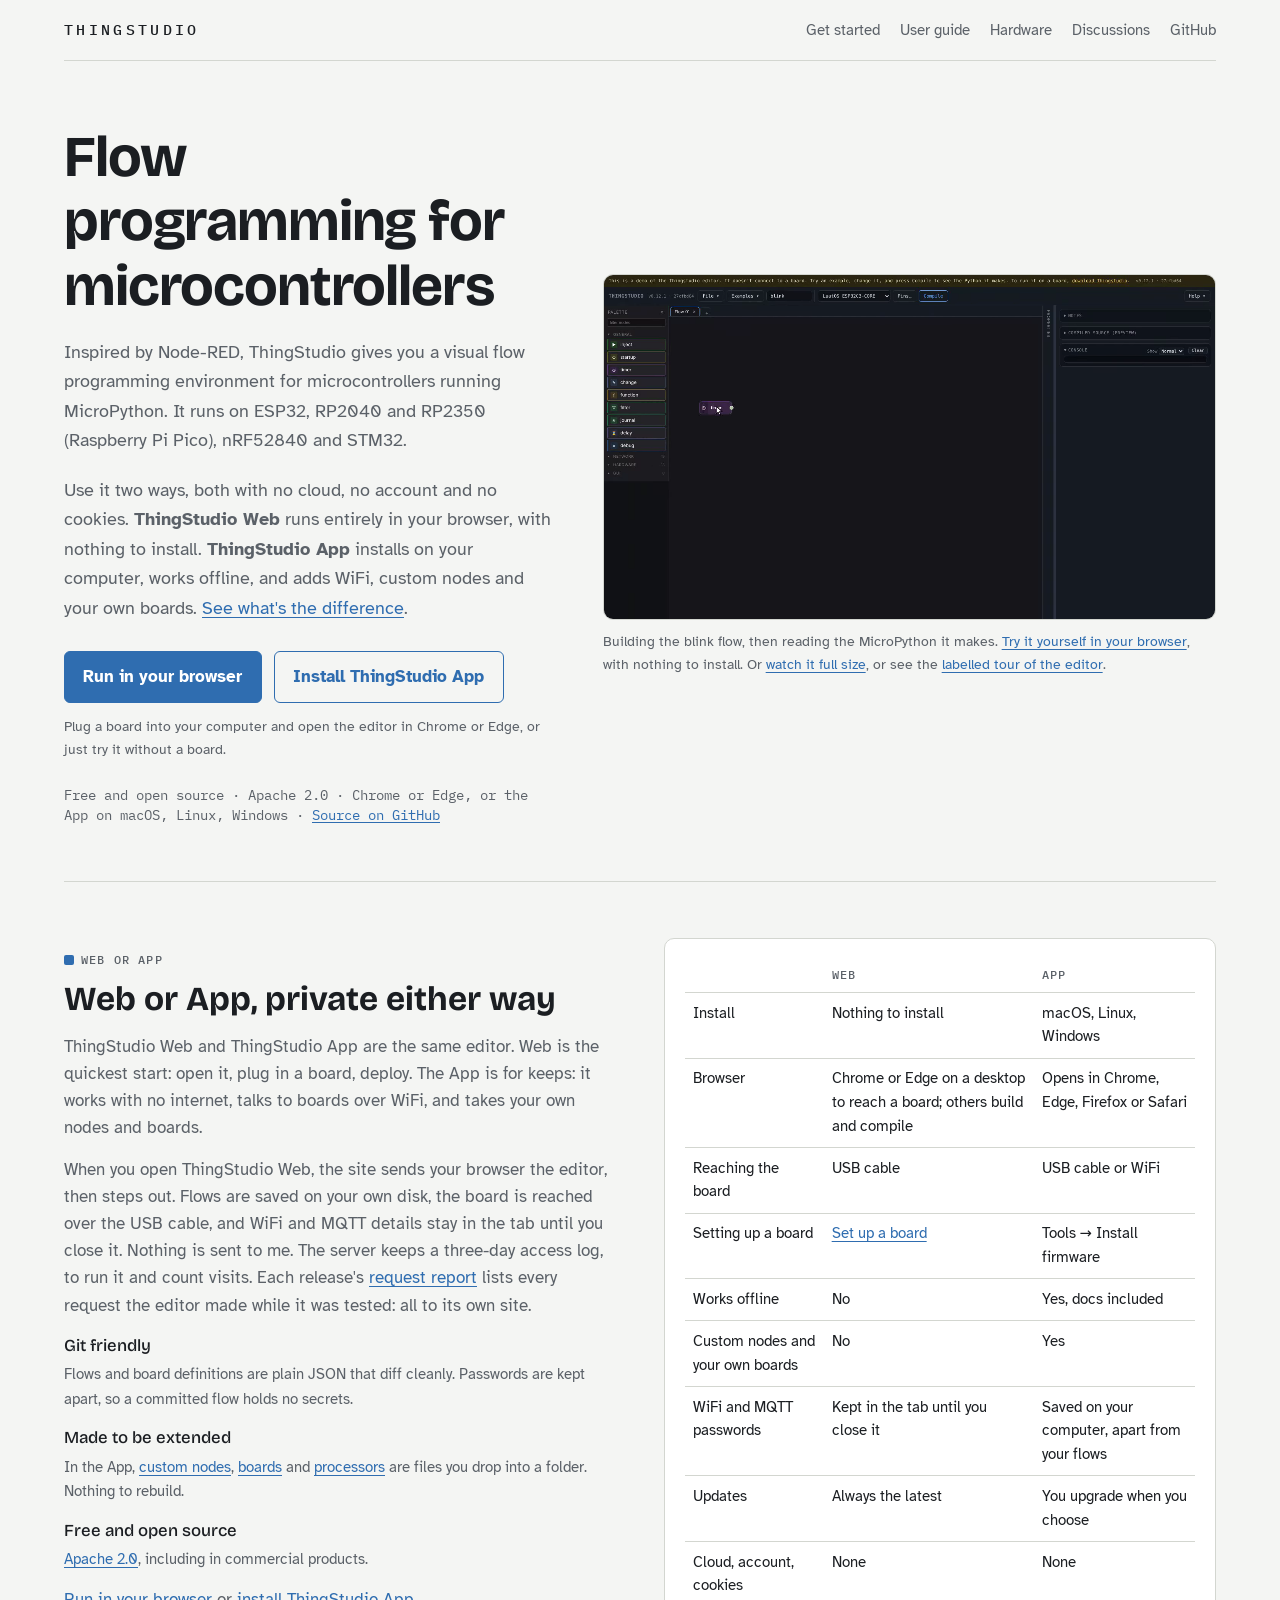
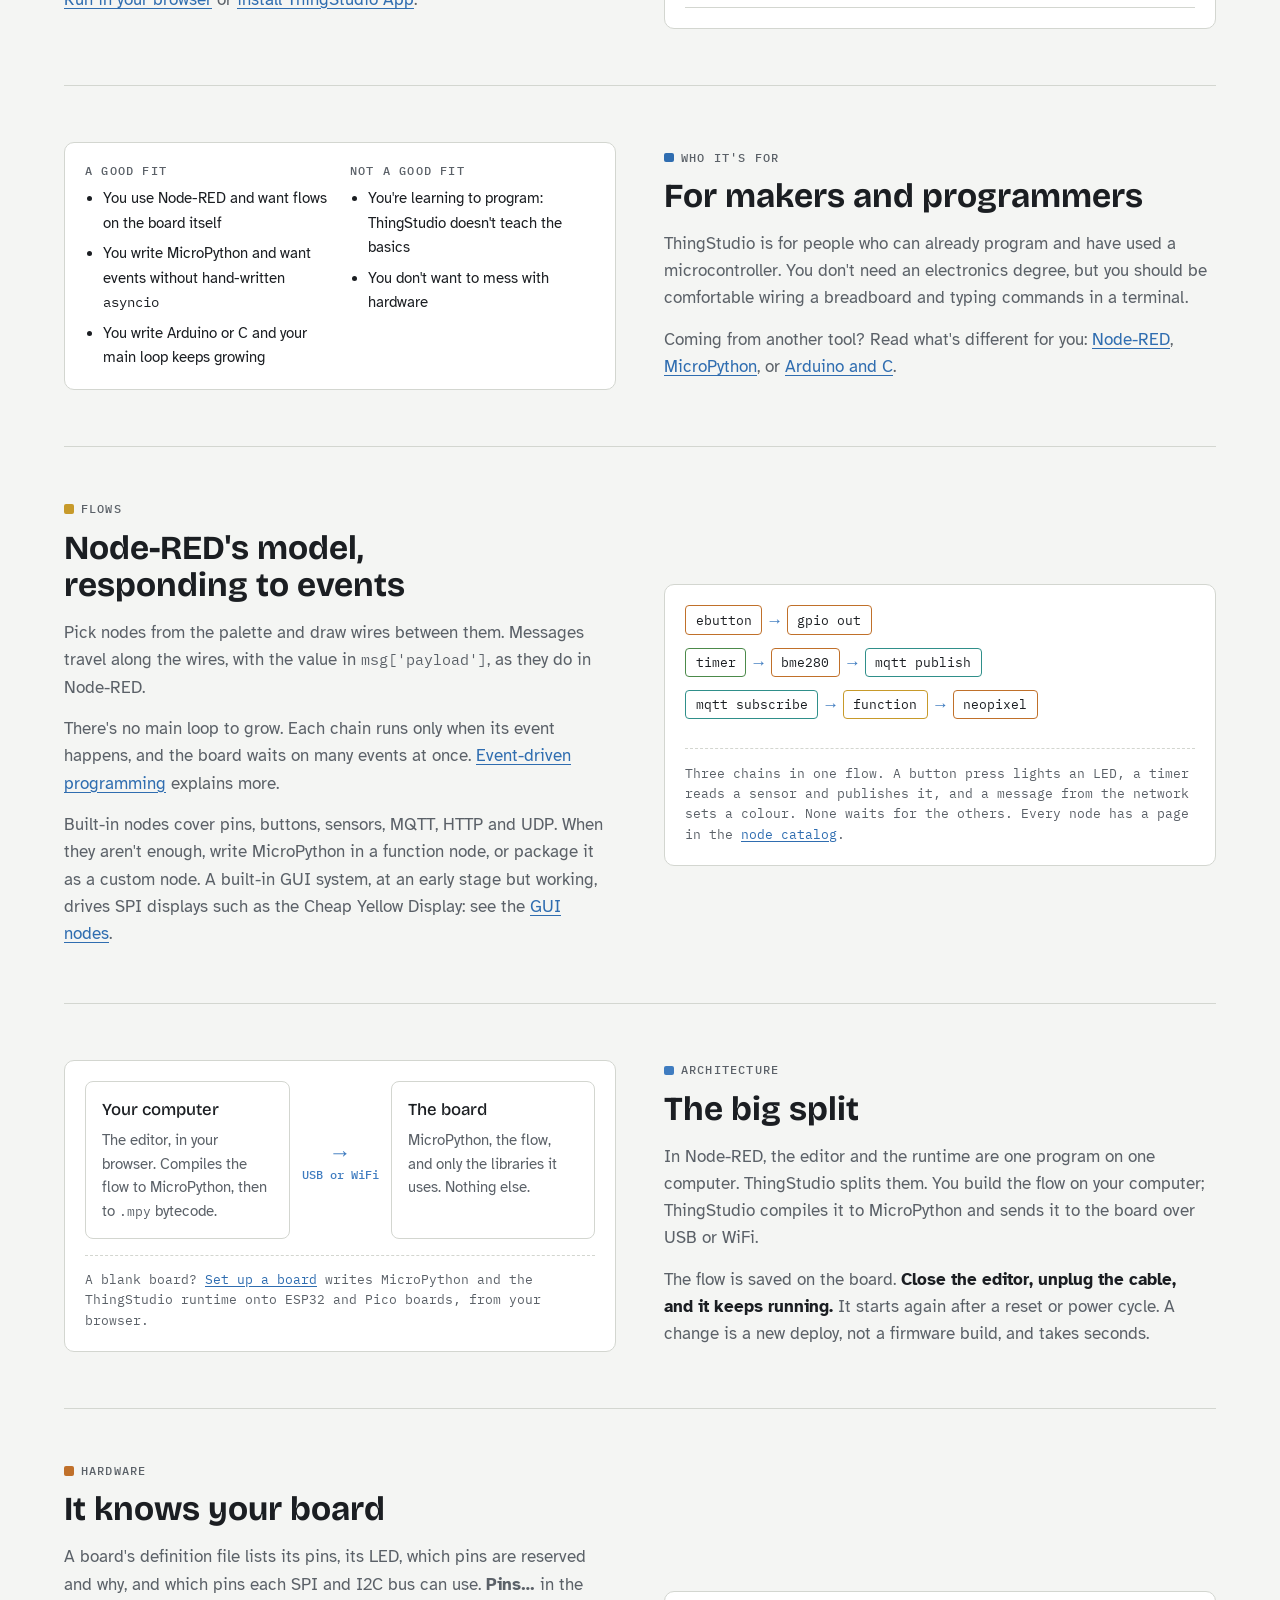
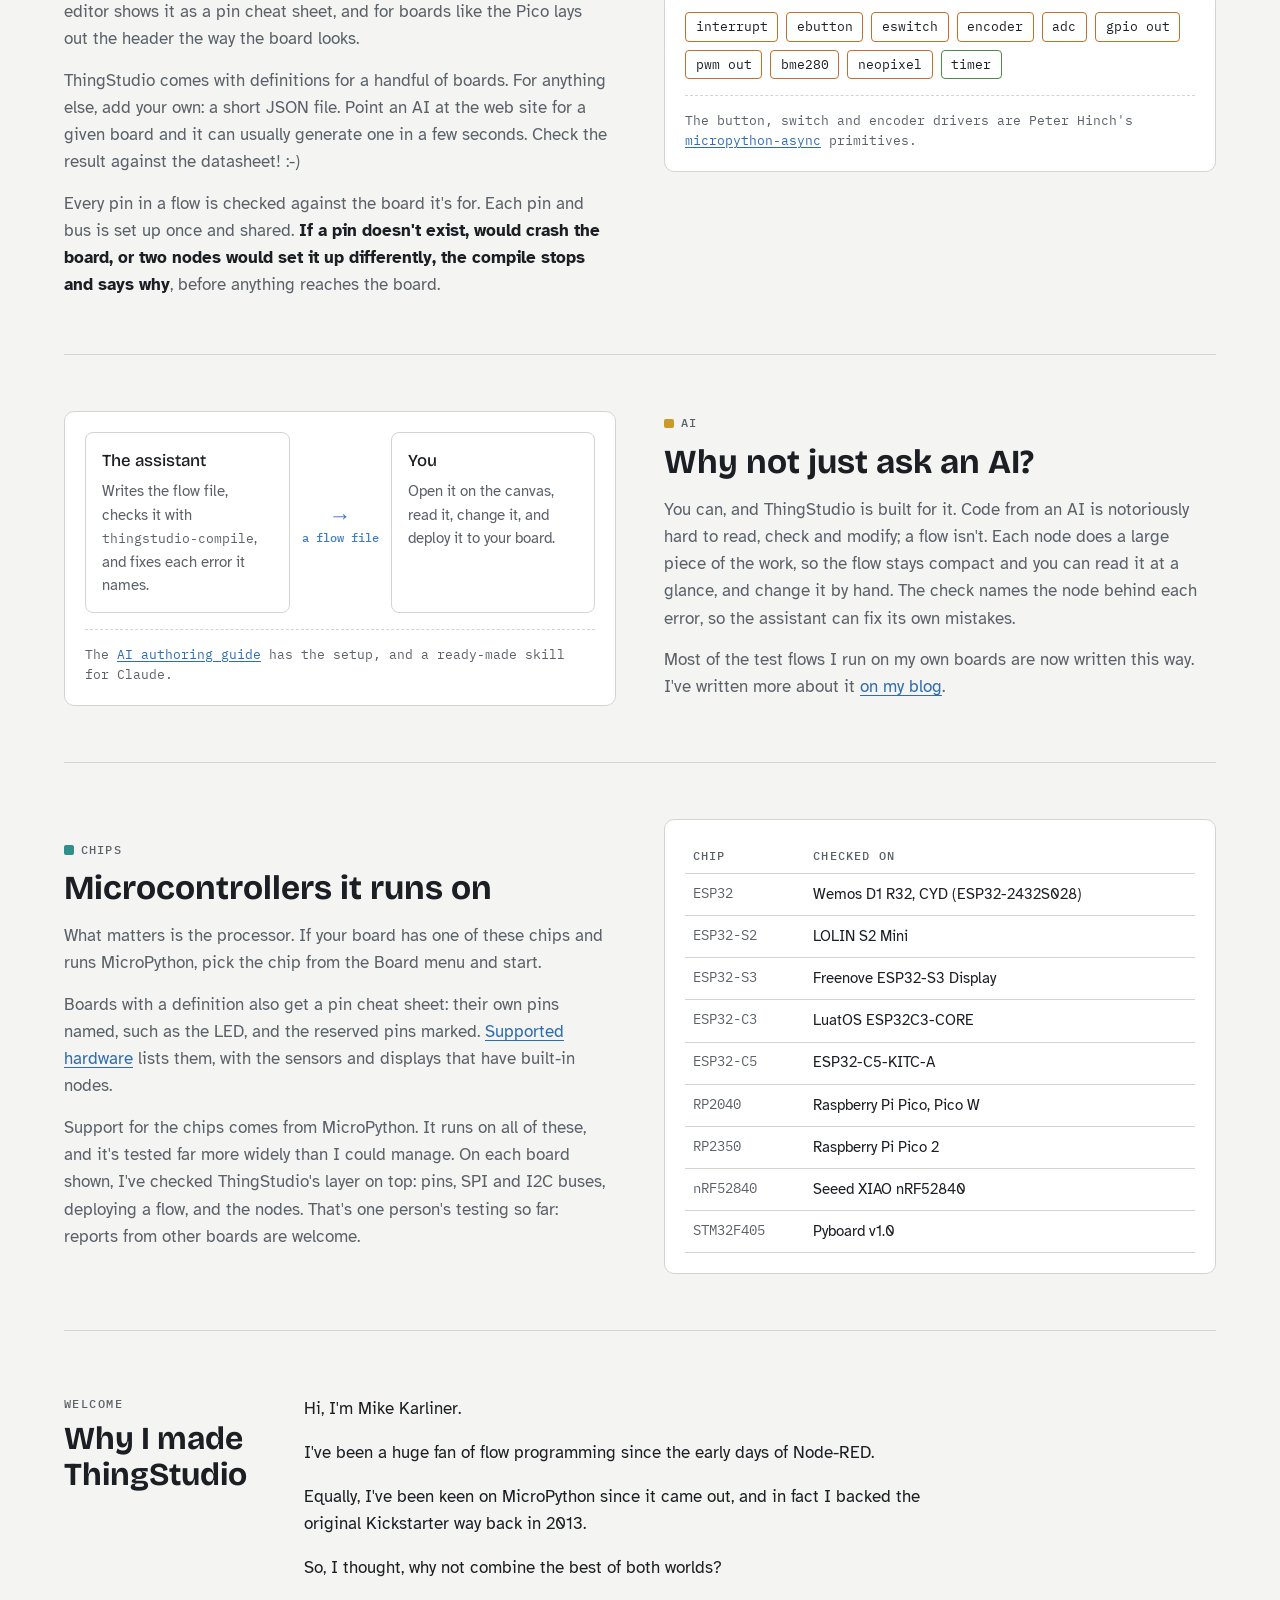
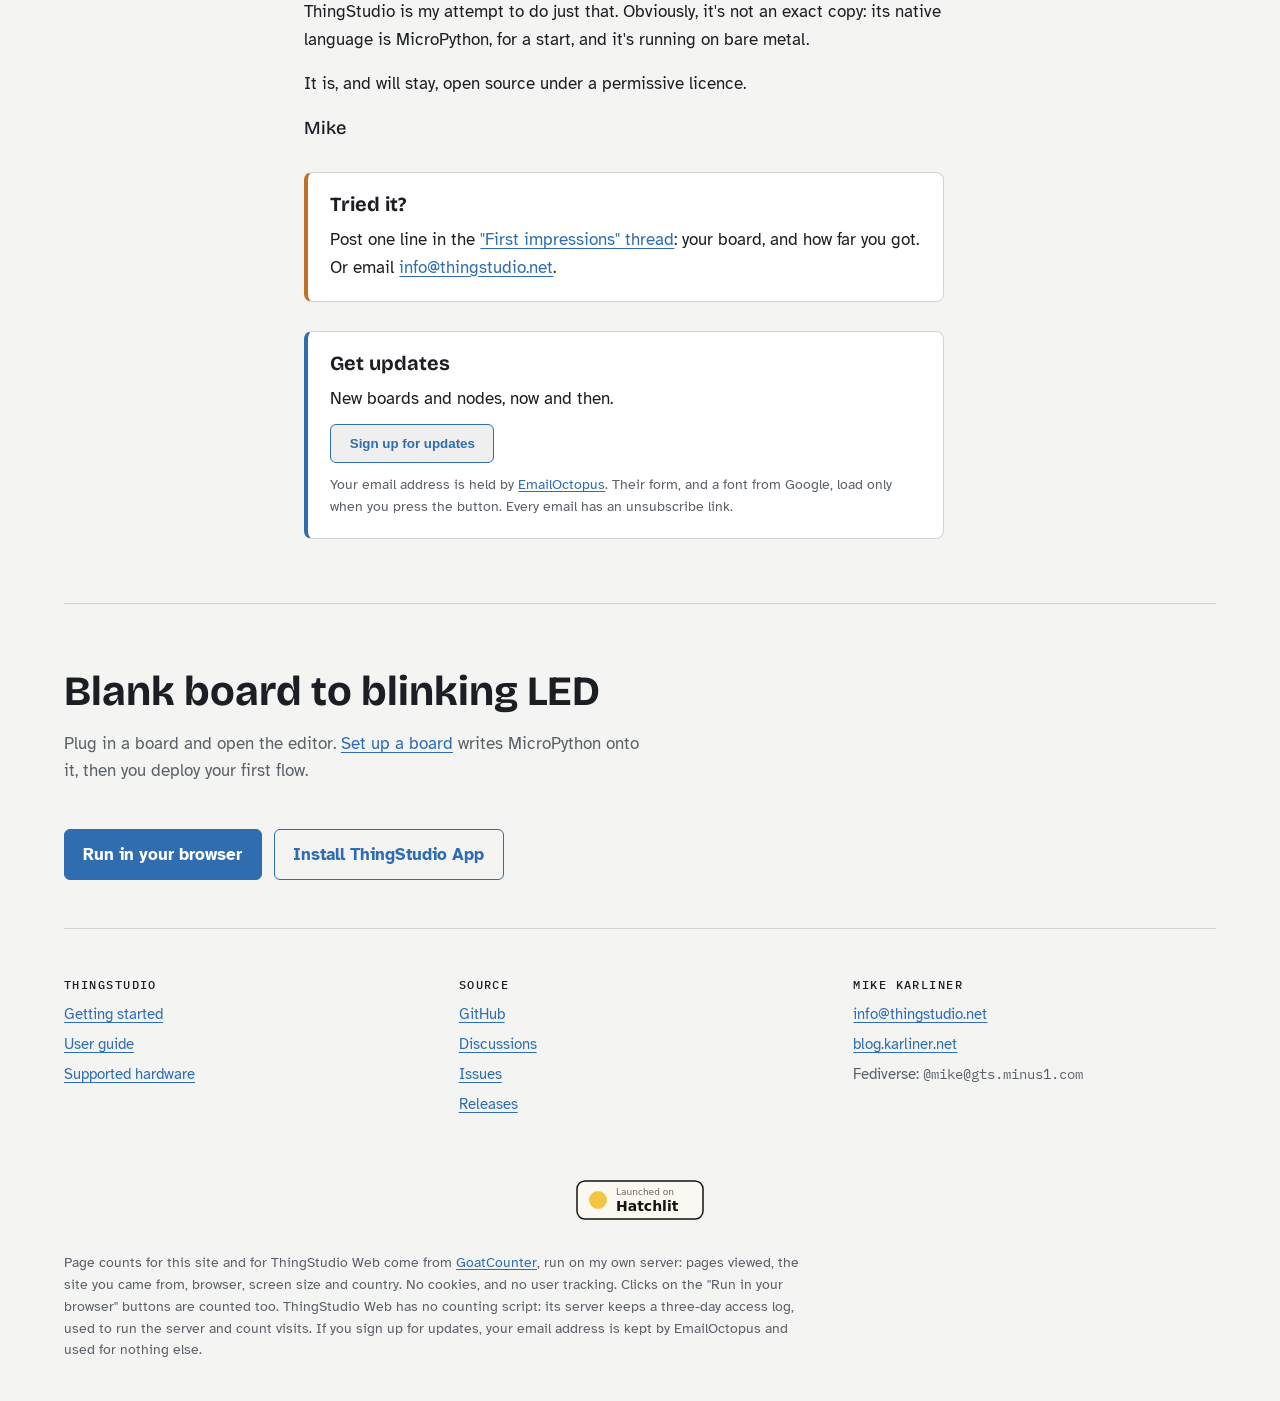
<file: index.html>
<!doctype html>
<html lang="en-GB">
<head>
<meta charset="utf-8">
<meta name="viewport" content="width=device-width, initial-scale=1">
<title>ThingStudio: flow programming for microcontrollers</title>
<meta name="description" content="Node-RED-style flow programming for ESP32, Raspberry Pi Pico, nRF52840 and STM32 boards. ThingStudio compiles your flow to MicroPython and the board runs it on its own. Open source, Apache 2.0.">
<link rel="canonical" href="https://thingstudio.net/">
<link rel="icon" href="favicon.svg" type="image/svg+xml">
<meta property="og:type" content="website">
<meta property="og:url" content="https://thingstudio.net/">
<meta property="og:site_name" content="ThingStudio">
<meta property="og:title" content="ThingStudio: flow programming for microcontrollers">
<meta property="og:description" content="Node-RED-style flows for ESP32, Pico, nRF52840 and STM32 boards, compiled to MicroPython and run on the board itself. Open source.">
<meta property="og:image" content="https://thingstudio.net/og.png">
<meta property="og:image:width" content="1200">
<meta property="og:image:height" content="630">
<meta property="og:image:alt" content="The ThingStudio editor: a palette of nodes, a flow of sensor nodes wired to MQTT publish nodes, and a node's pin settings.">
<meta name="twitter:card" content="summary_large_image">
<link rel="preload" href="fonts/atkinson-hyperlegible-latin-400-normal.woff2" as="font" type="font/woff2" crossorigin>
<style>
/* Fonts served from this site, not Google (2026-11-08): no third-party request for type. SIL OFL, see fonts/. */
@font-face { font-family: "Atkinson Hyperlegible"; font-style: normal; font-weight: 400; font-display: swap;
  src: url(fonts/atkinson-hyperlegible-latin-400-normal.woff2) format("woff2"); }
@font-face { font-family: "Atkinson Hyperlegible"; font-style: italic; font-weight: 400; font-display: swap;
  src: url(fonts/atkinson-hyperlegible-latin-400-italic.woff2) format("woff2"); }
@font-face { font-family: "Atkinson Hyperlegible"; font-style: normal; font-weight: 700; font-display: swap;
  src: url(fonts/atkinson-hyperlegible-latin-700-normal.woff2) format("woff2"); }
@font-face { font-family: "Bricolage Grotesque"; font-style: normal; font-weight: 200 800; font-display: swap;
  src: url(fonts/bricolage-grotesque-latin-opsz-normal.woff2) format("woff2"); }
@font-face { font-family: "IBM Plex Mono"; font-style: normal; font-weight: 400; font-display: swap;
  src: url(fonts/ibm-plex-mono-latin-400-normal.woff2) format("woff2"); }
@font-face { font-family: "IBM Plex Mono"; font-style: normal; font-weight: 500; font-display: swap;
  src: url(fonts/ibm-plex-mono-latin-500-normal.woff2) format("woff2"); }
</style>
<style>
/* Layout: one 72rem column; a hero with a real editor shot, alternating text/visual rows
   (each row one idea), then a short letter with status, testers and updates. */
:root {
  --bg: #f4f5f3;
  --surface: #ffffff;
  --fg: #1b1e22;
  --muted: #5b6168;
  --line: #d3d6d0;
  --wire: #3f7cc0;
  --accent: #2f6db0;
  --accent-fg: #ffffff;
  --n-general: #4c8a4a;
  --n-network: #2f8f8a;
  --n-hardware: #c0702a;
  --n-gui: #8a5bb0;
  --n-fn: #c79a2a;
  --alpha: #b8492f;
  --display: "Bricolage Grotesque", "Helvetica Neue", Arial, sans-serif;
  --body: "Atkinson Hyperlegible", "Segoe UI", system-ui, sans-serif;
  --mono: "IBM Plex Mono", ui-monospace, "SF Mono", Menlo, monospace;
}
@media (prefers-color-scheme: dark) {
  :root:not([data-theme="light"]) {
    --bg: #14161a; --surface: #1c1f24; --fg: #e6e8ea; --muted: #9aa1a9;
    --line: #2d323a; --wire: #5a95d6; --accent: #6aa5e6; --accent-fg: #0f1215;
    --n-general: #6fb46c; --n-network: #4fb8b2; --n-hardware: #e0914c; --n-gui: #ad86d4; --n-fn: #e0b648;
    --alpha: #e07a5f; color-scheme: dark;
  }
}
:root[data-theme="dark"] {
  --bg: #14161a; --surface: #1c1f24; --fg: #e6e8ea; --muted: #9aa1a9;
  --line: #2d323a; --wire: #5a95d6; --accent: #6aa5e6; --accent-fg: #0f1215;
  --n-general: #6fb46c; --n-network: #4fb8b2; --n-hardware: #e0914c; --n-gui: #ad86d4; --n-fn: #e0b648;
  --alpha: #e07a5f; color-scheme: dark;
}

* { box-sizing: border-box; }
html { -webkit-text-size-adjust: 100%; }
body { margin: 0; }
img { max-width: 100%; height: auto; }
body {
  background: var(--bg); color: var(--fg);
  font: 1.0625rem/1.6 var(--body);
  padding-inline: 1rem;
}
.wrap { max-width: 72rem; margin-inline: auto; }
a { color: var(--accent); text-underline-offset: 0.18em; }
a:focus-visible, .btn:focus-visible { outline: 2px solid var(--accent); outline-offset: 3px; border-radius: 4px; }
h1, h2, h3 { font-family: var(--display); line-height: 1.12; text-wrap: balance; margin: 0; }
p { margin: 0; }
code, .mono { font-family: var(--mono); font-size: 0.9em; }

/* Header */
header.top { display: flex; align-items: center; justify-content: space-between; gap: 1rem; flex-wrap: wrap;
  padding-block: 1.1rem; border-bottom: 1px solid var(--line); }
.wordmark { font: 500 0.95rem/1 var(--mono); letter-spacing: 0.22em; color: var(--fg); text-decoration: none; }
nav.links { display: flex; gap: 1.25rem; flex-wrap: wrap; font-size: 0.95rem; }
nav.links a { color: var(--muted); text-decoration: none; }
nav.links a:hover { color: var(--fg); }

/* Hero */
.hero { display: grid; grid-template-columns: minmax(0, 1fr) minmax(0, 1.25fr); gap: 3rem; align-items: center;
  padding-block: 4rem 3.5rem; }
.badge { display: inline-block; font: 500 0.75rem/1 var(--mono); letter-spacing: 0.12em; text-transform: uppercase;
  color: var(--alpha); border: 1.5px solid var(--alpha); border-radius: 4px; padding: 0.35rem 0.5rem;
  margin-bottom: 1.1rem; text-decoration: none; }
.hero h1 { font-size: clamp(2.3rem, 5vw, 3.6rem); font-weight: 700; letter-spacing: -0.02em; }
.hero .lede { margin-top: 1.25rem; font-size: 1.15rem; color: var(--muted); max-width: 34rem; }
.ctas { display: flex; gap: 0.75rem; flex-wrap: wrap; margin-top: 1.75rem; }
.try-note { font-size: 0.9rem; color: var(--muted); margin: 0.75rem 0 0; }
.btn { display: inline-block; padding: 0.7rem 1.15rem; border-radius: 6px; font-weight: 700; text-decoration: none;
  border: 1.5px solid var(--accent); }
.btn.primary { background: var(--accent); color: var(--accent-fg); }
.btn.secondary { color: var(--accent); }
.facts { margin-top: 1.5rem; font: 0.85rem/1.5 var(--mono); color: var(--muted); }

/* Screenshot */
.shot { margin: 0; }
.shot video { display: block; width: 100%; height: auto; border-radius: 10px; border: 1px solid var(--line); }
.shot figcaption { margin-top: 0.6rem; font-size: 0.9rem; color: var(--muted); }

/* Welcome letter */
.letter { display: grid; grid-template-columns: 12rem minmax(0, 1fr); gap: 3rem; padding-block: 4rem; }
.eyebrow { font: 500 0.78rem/1.4 var(--mono); letter-spacing: 0.12em; text-transform: uppercase; color: var(--muted); }
.letter h2 { font-size: 2rem; margin-top: 0.5rem; }
.letter .body { max-width: 40rem; display: grid; gap: 1.05rem; }
.sign { font-family: var(--display); font-weight: 500; font-size: 1.15rem; }

.callout { margin-top: 0.75rem; padding: 1.25rem 1.4rem; background: var(--surface); border: 1px solid var(--line);
  border-left: 4px solid var(--c, var(--n-hardware)); border-radius: 8px; display: grid; gap: 0.7rem; }
.callout h3 { font-size: 1.25rem; }
.callout .small { font-size: 0.85rem; color: var(--muted); }
#updates { --c: var(--accent); }

/* Feature rows */
.features { border-top: 1px solid var(--line); }
.row { display: grid; grid-template-columns: minmax(0, 1fr) minmax(0, 1fr); gap: 3rem; align-items: center;
  padding-block: 3.5rem; border-bottom: 1px solid var(--line); }
.row:nth-child(even) .text { order: 2; }
.row .text { display: grid; gap: 0.9rem; max-width: 34rem; }
.row h2 { font-size: clamp(1.6rem, 3vw, 2.1rem); }
.row p { color: var(--muted); }
.row p strong { color: var(--fg); }
.tag { display: inline-flex; align-items: center; gap: 0.45rem; font: 500 0.75rem/1 var(--mono);
  letter-spacing: 0.1em; text-transform: uppercase; color: var(--muted); }
.tag::before { content: ""; width: 0.6rem; height: 0.6rem; border-radius: 2px; background: var(--c, var(--accent)); }

.panel { background: var(--surface); border: 1px solid var(--line); border-radius: 10px; padding: 1.25rem; min-width: 0; }

/* Two places: computer and board */
.split { display: grid; grid-template-columns: minmax(0, 1fr) auto minmax(0, 1fr); gap: 0.75rem; align-items: stretch; }
.place { border: 1.5px solid var(--line); border-radius: 8px; padding: 0.9rem 1rem; display: grid; gap: 0.35rem;
  align-content: start; }
.place b { font-family: var(--display); font-weight: 500; font-size: 1.05rem; }
.place span { color: var(--muted); font-size: 0.92rem; }
.arrow { align-self: center; font: 500 0.78rem/1.3 var(--mono); color: var(--wire); text-align: center; }
.arrow::before { content: "→"; display: block; font-size: 1.4rem; }

ol.ladder { list-style: none; margin: 0; padding: 0; display: grid; gap: 0; counter-reset: step; }
ol.ladder li { counter-increment: step; display: grid; grid-template-columns: 2.2rem minmax(0, 1fr); gap: 0.75rem;
  padding: 0.75rem 0; border-top: 1px solid var(--line); }
ol.ladder li:first-child { border-top: 0; }
ol.ladder li::before { content: counter(step); font: 500 0.95rem/1.6 var(--mono); color: var(--accent); }
ol.ladder b { display: block; }
ol.ladder span { color: var(--muted); font-size: 0.95rem; }

.events { display: flex; flex-wrap: wrap; gap: 0.5rem; }
.chip { font: 0.82rem/1 var(--mono); padding: 0.45rem 0.6rem; border-radius: 4px; border: 1.5px solid var(--c);
  background: var(--surface); }
.claim { margin-top: 1rem; font: 0.82rem/1.55 var(--mono); color: var(--muted); border-top: 1px dashed var(--line);
  padding-top: 0.9rem; }

.tbl { overflow-x: auto; }
table { width: 100%; border-collapse: collapse; font-size: 0.92rem; }
th, td { text-align: left; padding: 0.55rem 0.5rem; border-bottom: 1px solid var(--line); vertical-align: top; }
th { font: 500 0.72rem/1.3 var(--mono); letter-spacing: 0.1em; text-transform: uppercase; color: var(--muted); }
td.chip-cell { font-family: var(--mono); font-size: 0.85rem; color: var(--muted); white-space: nowrap; }

.ticks { list-style: none; margin: 0; padding: 0; display: grid; gap: 0.9rem; }
.ticks li { display: grid; gap: 0.15rem; }
.ticks b { font-family: var(--display); font-weight: 500; font-size: 1.05rem; }
.ticks span { color: var(--muted); font-size: 0.95rem; }

/* Event chains and the who-it's-for lists */
.chains { display: grid; gap: 0.8rem; }
.chain { display: flex; flex-wrap: wrap; align-items: center; gap: 0.45rem; }
.chain .to { font-family: var(--mono); color: var(--wire); }
.fit { display: grid; grid-template-columns: minmax(0, 1fr) minmax(0, 1fr); gap: 1.25rem; }
.fit h3 { font: 500 0.75rem/1.3 var(--mono); letter-spacing: 0.1em; text-transform: uppercase; color: var(--muted);
  margin-bottom: 0.5rem; }
.fit ul { margin: 0; padding-left: 1.1rem; display: grid; gap: 0.4rem; font-size: 0.95rem; }
@media (max-width: 30rem) { .fit { grid-template-columns: minmax(0, 1fr); } }

/* Closing call to action */
.cta-end { padding-block: 4rem 3rem; display: grid; gap: 1rem; justify-items: start; border-top: 1px solid var(--line);
  border-bottom: 1px solid var(--line); }
.cta-end h2 { font-size: clamp(1.8rem, 4vw, 2.6rem); }
.cta-end p { color: var(--muted); max-width: 36rem; }

/* Footer */
.badges { display: flex; justify-content: center; padding-block: 0 2rem; }
.badges a { display: inline-block; line-height: 0; }
.badges img { display: block; }
footer { padding-block: 3rem 4rem; display: grid; grid-template-columns: repeat(auto-fit, minmax(14rem, 1fr)); gap: 2rem;
  font-size: 0.95rem; color: var(--muted); }
footer h3 { font: 500 0.75rem/1.3 var(--mono); letter-spacing: 0.12em; text-transform: uppercase; margin-bottom: 0.6rem; color: var(--fg); }
.stats { padding-block: 0 2.5rem; font-size: 0.85rem; color: var(--muted); max-width: 46rem; }
footer ul { list-style: none; margin: 0; padding: 0; display: grid; gap: 0.35rem; }

@media (max-width: 52rem) {
  .hero, .row, .letter { grid-template-columns: minmax(0, 1fr); gap: 2rem; }
  .row:nth-child(even) .text { order: 0; }
  .hero { padding-block: 2.5rem 2rem; }
}
@media (max-width: 30rem) {
  .split { grid-template-columns: minmax(0, 1fr); }
  .arrow::before { content: "↓"; }
}
</style>
<script type="application/ld+json">
{
  "@context": "https://schema.org",
  "@type": "SoftwareApplication",
  "@id": "https://thingstudio.net/#software",
  "name": "ThingStudio",
  "description": "A visual, low-code way to program microcontrollers. Build a flow of nodes and wires in your browser, in the style of Node-RED; ThingStudio compiles it to MicroPython and sends it to your board. Runs entirely in your browser: no cloud, no account, no cookies. Also available installed, as ThingStudio App.",
  "url": "https://thingstudio.net/",
  "applicationCategory": "DeveloperApplication",
  "applicationSubCategory": "Visual programming for microcontrollers",
  "operatingSystem": "macOS, Linux, Windows",
  "license": "https://www.apache.org/licenses/LICENSE-2.0",
  "isAccessibleForFree": true,
  "offers": { "@type": "Offer", "price": "0", "priceCurrency": "GBP" },
  "downloadUrl": "https://github.com/mkarliner/ThingStudio/releases/latest",
  "installUrl": "https://docs.thingstudio.net/getting-started/",
  "softwareHelp": { "@type": "CreativeWork", "url": "https://docs.thingstudio.net/" },
  "featureList": [
    "Node-based flow editor in the browser",
    "Compiles flows to MicroPython",
    "Runs on ESP32, RP2040/RP2350 (Raspberry Pi Pico), nRF52840 and STM32 boards",
    "Runs entirely in your browser: no cloud, no account, no cookies",
    "ThingStudio Web: reaches the board over USB (Web Serial) from Chrome or Edge, nothing to install",
    "ThingStudio App: installed, works offline, connects to boards over WiFi"
  ],
  "author": { "@type": "Person", "name": "Mike Karliner" },
  "sameAs": [
    "https://github.com/mkarliner/ThingStudio",
    "https://web.thingstudio.net/"
  ]
}
</script>
</head>
<body>
<div class="wrap">
  <header class="top">
    <a class="wordmark" href="/">THINGSTUDIO</a>
    <nav class="links" aria-label="Main">
      <a href="https://docs.thingstudio.net/getting-started/">Get started</a>
      <a href="https://docs.thingstudio.net/">User guide</a>
      <a href="https://docs.thingstudio.net/supported-hardware/">Hardware</a>
      <a href="https://github.com/mkarliner/ThingStudio/discussions">Discussions</a>
      <a href="https://github.com/mkarliner/ThingStudio">GitHub</a>
    </nav>
  </header>

  <section class="hero">
    <div>
      <h1>Flow programming for microcontrollers</h1>
      <p class="lede">Inspired by Node-RED, ThingStudio gives you a visual flow programming environment for microcontrollers running MicroPython.
      It runs on ESP32, RP2040 and RP2350 (Raspberry Pi Pico), nRF52840 and STM32.</p>
      <p class="lede">Use it two ways, both with no cloud, no account and no cookies. <b>ThingStudio Web</b> runs
        entirely in your browser, with nothing to install. <b>ThingStudio App</b> installs on your computer, works
        offline, and adds WiFi, custom nodes and your own boards. <a href="#web-or-app">See what's the
        difference</a>.</p>
      <div class="ctas">
        <a class="btn primary" href="https://web.thingstudio.net/" target="_blank" rel="noopener" data-goatcounter-click="open-web-hero">Run in your browser</a>
        <a class="btn secondary" href="https://docs.thingstudio.net/getting-started/" data-goatcounter-click="get-started-hero">Install ThingStudio App</a>
      </div>
      <p class="try-note">Plug a board into your computer and open the editor in Chrome or Edge, or just try it
        without a board.</p>
      <p class="facts">Free and open source · Apache 2.0 · Chrome or Edge, or the App on macOS, Linux, Windows ·
        <a href="https://github.com/mkarliner/ThingStudio">Source on GitHub</a></p>
    </div>

    <figure class="shot">
      <video id="hero-demo" width="1600" height="900" autoplay loop muted playsinline preload="auto"
        poster="blink-demo-poster.jpg"
        aria-label="Building the blink flow in the ThingStudio editor: a timer, a function and a gpio out node are dragged in, set up and wired together, then Compile shows the MicroPython it generates.">
        <source src="blink-demo.mp4" type="video/mp4">
        <source src="blink-demo.webm" type="video/webm">
      </video>
      <figcaption>Building the blink flow, then reading the MicroPython it makes.
        <a href="https://web.thingstudio.net/" target="_blank" rel="noopener" data-goatcounter-click="open-web-caption">Try
        it yourself in your browser</a>, with nothing to install. Or <a href="blink-demo.mp4">watch it full size</a>, or
        see the <a href="editor-tour.png">labelled tour of the editor</a>.</figcaption>
    </figure>
  </section>

  <section class="features" aria-label="What ThingStudio does">
    <div class="row" id="web-or-app">
      <div class="text">
        <span class="tag" style="--c: var(--accent)">Web or App</span>
        <h2>Web or App, private either way</h2>
        <p>ThingStudio Web and ThingStudio App are the same editor. Web is the quickest start: open it, plug in a
          board, deploy. The App is for keeps: it works with no internet, talks to boards over WiFi, and takes your
          own nodes and boards.</p>
        <p>When you open ThingStudio Web, the site sends your browser the editor, then steps out. Flows are saved on
          your own disk, the board is reached over the USB cable, and WiFi and MQTT details stay in the tab until you
          close it. Nothing is sent to me. The server keeps a three-day access log, to run it and count visits. Each
          release's <a href="https://github.com/mkarliner/ThingStudio/releases/latest">request report</a> lists
          every request the editor made while it was tested: all to its own site.</p>
        <ul class="ticks">
          <li><b>Git friendly</b><span>Flows and board definitions are plain JSON that diff cleanly. Passwords are
            kept apart, so a committed flow holds no secrets.</span></li>
          <li><b>Made to be extended</b><span>In the App, <a href="https://docs.thingstudio.net/custom-nodes/">custom
            nodes</a>, <a href="https://docs.thingstudio.net/boards/#adding-a-board">boards</a> and
            <a href="https://docs.thingstudio.net/boards/#adding-a-processor">processors</a> are files you drop
            into a folder. Nothing to rebuild.</span></li>
          <li><b>Free and open source</b><span><a href="https://github.com/mkarliner/ThingStudio/blob/main/LICENSE">Apache
            2.0</a>, including in commercial products.</span></li>
        </ul>
        <p><a href="https://web.thingstudio.net/" target="_blank" rel="noopener" data-goatcounter-click="open-web-table">Run
          in your browser</a> or <a href="https://docs.thingstudio.net/getting-started/" data-goatcounter-click="get-started-table">install
          ThingStudio App</a>.</p>
      </div>
      <div class="panel tbl">
        <table>
          <thead><tr><th></th><th>Web</th><th>App</th></tr></thead>
          <tbody>
            <tr><td>Install</td><td>Nothing to install</td><td>macOS, Linux, Windows</td></tr>
            <tr><td>Browser</td><td>Chrome or Edge on a desktop to reach a board; others build and compile</td><td>Opens in Chrome, Edge, Firefox or Safari</td></tr>
            <tr><td>Reaching the board</td><td>USB cable</td><td>USB cable or WiFi</td></tr>
            <tr><td>Setting up a board</td><td><a href="https://web.thingstudio.net/setup">Set up a board</a></td><td>Tools → Install firmware</td></tr>
            <tr><td>Works offline</td><td>No</td><td>Yes, docs included</td></tr>
            <tr><td>Custom nodes and your own boards</td><td>No</td><td>Yes</td></tr>
            <tr><td>WiFi and MQTT passwords</td><td>Kept in the tab until you close it</td><td>Saved on your computer, apart from your flows</td></tr>
            <tr><td>Updates</td><td>Always the latest</td><td>You upgrade when you choose</td></tr>
            <tr><td>Cloud, account, cookies</td><td>None</td><td>None</td></tr>
          </tbody>
        </table>
      </div>
    </div>

    <div class="row">
      <div class="text">
        <span class="tag" style="--c: var(--accent)">Who it's for</span>
        <h2>For makers and programmers</h2>
        <p>ThingStudio is for people who can already program and have used a microcontroller. You don't need an
          electronics degree, but you should be comfortable wiring a breadboard and typing commands in a terminal.</p>
        <p>Coming from another tool? Read what's different for you:
          <a href="https://docs.thingstudio.net/coming-from/node-red/">Node-RED</a>,
          <a href="https://docs.thingstudio.net/coming-from/micropython/">MicroPython</a>, or
          <a href="https://docs.thingstudio.net/coming-from/arduino/">Arduino and C</a>.</p>
      </div>
      <div class="panel fit">
        <div>
          <h3>A good fit</h3>
          <ul>
            <li>You use Node-RED and want flows on the board itself</li>
            <li>You write MicroPython and want events without hand-written <code>asyncio</code></li>
            <li>You write Arduino or C and your main loop keeps growing</li>
          </ul>
        </div>
        <div>
          <h3>Not a good fit</h3>
          <ul>
            <li>You're learning to program: ThingStudio doesn't teach the basics</li>
            <li>You don't want to mess with hardware</li>
          </ul>
        </div>
      </div>
    </div>

    <div class="row">
      <div class="text">
        <span class="tag" style="--c: var(--n-fn)">Flows</span>
        <h2>Node-RED's model, responding to events</h2>
        <p>Pick nodes from the palette and draw wires between them. Messages travel along the wires, with the value
          in <code>msg['payload']</code>, as they do in Node-RED.</p>
        <p>There's no main loop to grow. Each chain runs only when its event happens, and the board waits on many
          events at once. <a href="https://docs.thingstudio.net/background/event-driven/">Event-driven
          programming</a> explains more.</p>
        <p>Built-in nodes cover pins, buttons, sensors, MQTT, HTTP and UDP. When they aren't enough, write MicroPython
          in a function node, or package it as a custom node. A built-in GUI system, at an early stage but working,
          drives SPI displays such as the Cheap Yellow Display: see the
          <a href="https://docs.thingstudio.net/nodes/gui/">GUI nodes</a>.</p>
      </div>
      <div class="panel chains">
        <div class="chain"><span class="chip" style="--c: var(--n-hardware)">ebutton</span><span class="to">→</span>
          <span class="chip" style="--c: var(--n-hardware)">gpio out</span></div>
        <div class="chain"><span class="chip" style="--c: var(--n-general)">timer</span><span class="to">→</span>
          <span class="chip" style="--c: var(--n-hardware)">bme280</span><span class="to">→</span>
          <span class="chip" style="--c: var(--n-network)">mqtt publish</span></div>
        <div class="chain"><span class="chip" style="--c: var(--n-network)">mqtt subscribe</span><span class="to">→</span>
          <span class="chip" style="--c: var(--n-fn)">function</span><span class="to">→</span>
          <span class="chip" style="--c: var(--n-hardware)">neopixel</span></div>
        <p class="claim">Three chains in one flow. A button press lights an LED, a timer reads a sensor and publishes
          it, and a message from the network sets a colour. None waits for the others. Every node has a page in the
          <a href="https://docs.thingstudio.net/nodes-catalog/">node catalog</a>.</p>
      </div>
    </div>

    <div class="row">
      <div class="text">
        <span class="tag" style="--c: var(--wire)">Architecture</span>
        <h2>The big split</h2>
        <p>In Node-RED, the editor and the runtime are one program on one computer. ThingStudio splits them. You
          build the flow on your computer; ThingStudio compiles it to MicroPython and sends it to the board over USB or
          WiFi.</p>
        <p>The flow is saved on the board. <strong>Close the editor, unplug the cable, and it keeps running.</strong>
          It starts again after a reset or power cycle. A change is a new deploy, not a firmware build, and takes
          seconds.</p>
      </div>
      <div class="panel">
        <div class="split">
          <div class="place"><b>Your computer</b><span>The editor, in your browser. Compiles the flow to MicroPython,
            then to <code>.mpy</code> bytecode.</span></div>
          <div class="arrow">USB or WiFi</div>
          <div class="place"><b>The board</b><span>MicroPython, the flow, and only the libraries it uses. Nothing
            else.</span></div>
        </div>
        <p class="claim">A blank board? <a href="https://web.thingstudio.net/setup">Set up a board</a> writes
          MicroPython and the ThingStudio runtime onto ESP32 and Pico boards, from your browser.</p>
      </div>
    </div>

    <div class="row">
      <div class="text">
        <span class="tag" style="--c: var(--n-hardware)">Hardware</span>
        <h2>It knows your board</h2>
        <p>A board's definition file lists its pins, its LED, which pins are reserved and why, and which pins each
          SPI and I2C bus can use. <b>Pins…</b> in the editor shows it as a pin cheat sheet, and for boards like the Pico lays
          out the header the way the board looks.</p>
        <p>ThingStudio comes with definitions for a handful of boards. For
          anything else, add your own: a short JSON file. Point an AI at the web site for a given board and it can usually
          generate one in a few seconds. Check the result against the datasheet! :-)</p>
        <p>Every pin in a flow is checked against the board it's for. Each pin and bus is set up once and shared.
          <strong>If a pin doesn't exist, would crash the board, or two nodes would set it up differently, the compile
          stops and says why</strong>, before anything reaches the board.</p>
      </div>
      <div class="panel">
        <div class="events">
          <span class="chip" style="--c: var(--n-hardware)">interrupt</span>
          <span class="chip" style="--c: var(--n-hardware)">ebutton</span>
          <span class="chip" style="--c: var(--n-hardware)">eswitch</span>
          <span class="chip" style="--c: var(--n-hardware)">encoder</span>
          <span class="chip" style="--c: var(--n-hardware)">adc</span>
          <span class="chip" style="--c: var(--n-hardware)">gpio out</span>
          <span class="chip" style="--c: var(--n-hardware)">pwm out</span>
          <span class="chip" style="--c: var(--n-hardware)">bme280</span>
          <span class="chip" style="--c: var(--n-hardware)">neopixel</span>
          <span class="chip" style="--c: var(--n-general)">timer</span>
        </div>
        <p class="claim">The button, switch and encoder drivers are Peter Hinch's
          <a href="https://github.com/peterhinch/micropython-async">micropython-async</a> primitives.</p>
      </div>
    </div>

    <div class="row" id="ai">
      <div class="text">
        <span class="tag" style="--c: var(--n-fn)">AI</span>
        <h2>Why not just ask an AI?</h2>
        <p>You can, and ThingStudio is built for it. Code from an AI is notoriously hard to read, check and modify; a flow isn't. Each
          node does a large piece of the work, so the flow stays compact and you can read it at a glance, and change
          it by hand. The check names the node behind each error, so the assistant can fix its own mistakes.</p>
        <p>Most of the test flows I run on my own boards are now written this way. I've written more about it
          <a href="https://blog.karliner.net/posts/thingstudio-common-ground/">on my blog</a>.</p>
      </div>
      <div class="panel">
        <div class="split">
          <div class="place"><b>The assistant</b><span>Writes the flow file, checks it with
            <code>thingstudio-compile</code>, and fixes each error it names.</span></div>
          <div class="arrow">a flow file</div>
          <div class="place"><b>You</b><span>Open it on the canvas, read it, change it, and deploy it to your
            board.</span></div>
        </div>
        <p class="claim">The <a href="https://docs.thingstudio.net/ai-authoring/">AI authoring guide</a> has the
          setup, and a ready-made skill for Claude.</p>
      </div>
    </div>

    <div class="row">
      <div class="text">
        <span class="tag" style="--c: var(--n-network)">Chips</span>
        <h2>Microcontrollers it runs on</h2>
        <p>What matters is the processor. If your board has one of these chips and runs MicroPython, pick the chip
          from the Board menu and start.</p>
        <p>Boards with a definition also get a pin cheat sheet: their own pins named, such as the LED, and the
          reserved pins marked. <a href="https://docs.thingstudio.net/supported-hardware/">Supported hardware</a>
          lists them, with the sensors and displays that have built-in nodes.</p>
        <p>Support for the chips comes from MicroPython. It runs on all of these, and it's tested far more widely
          than I could manage. On each board shown, I've checked ThingStudio's layer on top: pins, SPI and I2C buses,
          deploying a flow, and the nodes. That's one person's testing so far: reports from other boards are welcome.</p>
      </div>
      <div class="panel tbl">
        <table>
          <thead><tr><th>Chip</th><th>Checked on</th></tr></thead>
          <tbody>
            <tr><td class="chip-cell">ESP32</td><td>Wemos D1 R32, CYD (ESP32-2432S028)</td></tr>
            <tr><td class="chip-cell">ESP32-S2</td><td>LOLIN S2 Mini</td></tr>
            <tr><td class="chip-cell">ESP32-S3</td><td>Freenove ESP32-S3 Display</td></tr>
            <tr><td class="chip-cell">ESP32-C3</td><td>LuatOS ESP32C3-CORE</td></tr>
            <tr><td class="chip-cell">ESP32-C5</td><td>ESP32-C5-KITC-A</td></tr>
            <tr><td class="chip-cell">RP2040</td><td>Raspberry Pi Pico, Pico W</td></tr>
            <tr><td class="chip-cell">RP2350</td><td>Raspberry Pi Pico 2</td></tr>
            <tr><td class="chip-cell">nRF52840</td><td>Seeed XIAO nRF52840</td></tr>
            <tr><td class="chip-cell">STM32F405</td><td>Pyboard v1.0</td></tr>
          </tbody>
        </table>
      </div>
    </div>
  </section>

  <section class="letter" id="welcome">
    <div>
      <p class="eyebrow">Welcome</p>
      <h2>Why I made ThingStudio</h2>
    </div>
    <div class="body">
      <p>Hi, I'm Mike Karliner.</p>
      <p>I've been a huge fan of flow programming since the early days of Node-RED.</p>
      <p>Equally, I've been keen on MicroPython since it came out, and in fact I backed the original Kickstarter way
        back in 2013.</p>
      <p>So, I thought, why not combine the best of both worlds?</p>
      <p>ThingStudio is my attempt to do just that. Obviously, it's not an exact copy: its native language is
        MicroPython, for a start, and it's running on bare metal.</p>
      <p>It is, and will stay, open source under a permissive licence.</p>
      <p class="sign">Mike</p>

      <div class="callout" id="testers">
        <h3>Tried it?</h3>
        <p>Post one line in the <a href="https://github.com/mkarliner/ThingStudio/discussions/20">"First
          impressions" thread</a>: your board, and how far you got. Or email
          <a href="mailto:info@thingstudio.net">info@thingstudio.net</a>.</p>
      </div>

      <div class="callout" id="updates">
        <h3>Get updates</h3>
        <p>New boards and nodes, now and then.</p>
        <!-- The EmailOctopus form loads only when asked for, so a visit makes no third-party request (2026-11-08). -->
        <div id="signup-slot">
          <button type="button" class="btn secondary" id="signup-load">Sign up for updates</button>
          <noscript><p>The signup form needs JavaScript. Or email <a href="mailto:info@thingstudio.net">info@thingstudio.net</a>
            and I'll add you.</p></noscript>
        </div>
        <p class="small">Your email address is held by <a href="https://emailoctopus.com/">EmailOctopus</a>. Their form,
          and a font from Google, load only when you press the button. Every email has an unsubscribe link.</p>
      </div>
    </div>
  </section>

  <section class="cta-end">
    <h2>Blank board to blinking LED</h2>
    <p>Plug in a board and open the editor. <a href="https://web.thingstudio.net/setup">Set up a board</a> writes MicroPython onto it, then you deploy your first
      flow.</p>
    <div class="ctas">
      <a class="btn primary" href="https://web.thingstudio.net/" target="_blank" rel="noopener" data-goatcounter-click="open-web-end">Run in your browser</a>
      <a class="btn secondary" href="https://docs.thingstudio.net/getting-started/" data-goatcounter-click="get-started-end">Install ThingStudio App</a>
    </div>
  </section>

  <footer>
    <div>
      <h3>ThingStudio</h3>
      <ul>
        <li><a href="https://docs.thingstudio.net/getting-started/">Getting started</a></li>
        <li><a href="https://docs.thingstudio.net/">User guide</a></li>
        <li><a href="https://docs.thingstudio.net/supported-hardware/">Supported hardware</a></li>
      </ul>
    </div>
    <div>
      <h3>Source</h3>
      <ul>
        <li><a href="https://github.com/mkarliner/ThingStudio">GitHub</a></li>
        <li><a href="https://github.com/mkarliner/ThingStudio/discussions">Discussions</a></li>
        <li><a href="https://github.com/mkarliner/ThingStudio/issues">Issues</a></li>
        <li><a href="https://github.com/mkarliner/ThingStudio/releases">Releases</a></li>
      </ul>
    </div>
    <div>
      <h3>Mike Karliner</h3>
      <ul>
        <li><a href="mailto:info@thingstudio.net">info@thingstudio.net</a></li>
        <li><a href="https://blog.karliner.net/">blog.karliner.net</a></li>
        <li>Fediverse: <span class="mono">@mike@gts.minus1.com</span></li>
      </ul>
    </div>
  </footer>
  <div class="badges">
    <a href="https://hatchlit.com/p/thingstudio" rel="noopener"><img src="hatchlit-badge.svg" alt="ThingStudio on Hatchlit" width="128" height="40"></a>
  </div>
  <p class="stats">Page counts for this site and for ThingStudio Web come from
    <a href="https://www.goatcounter.com/">GoatCounter</a>, run on my own server: pages viewed, the site you came from,
    browser, screen size and country. No cookies, and no user tracking. Clicks on the "Run in your browser" buttons
    are counted too. ThingStudio Web has no counting
    script: its server keeps a three-day access log, used to run the server and count visits. If you sign up for updates, your email address is kept by EmailOctopus and used for nothing
    else.</p>
</div>

<script>
// Hero video: respect reduced motion. Stop on the poster frame and offer the controls instead.
(function () {
  var v = document.getElementById("hero-demo");
  if (v && window.matchMedia && window.matchMedia("(prefers-reduced-motion: reduce)").matches) {
    v.removeAttribute("autoplay"); v.pause(); v.controls = true;
  }
})();

// Load the EmailOctopus signup form on request only (see #updates).
document.getElementById("signup-load").addEventListener("click", function () {
  var slot = document.getElementById("signup-slot");
  var f = document.createElement("script");
  f.async = true;
  f.src = "https://eocampaign1.com/form/e215faec-dad4-11f1-8dfa-5b49a500fd76.js";
  f.setAttribute("data-form", "e215faec-dad4-11f1-8dfa-5b49a500fd76");
  slot.replaceChildren(f);
});
</script>
<script data-goatcounter="https://ts-stats.minus1.com/count" async src="https://ts-stats.minus1.com/count.js"></script>
</body>
</html>
</file>
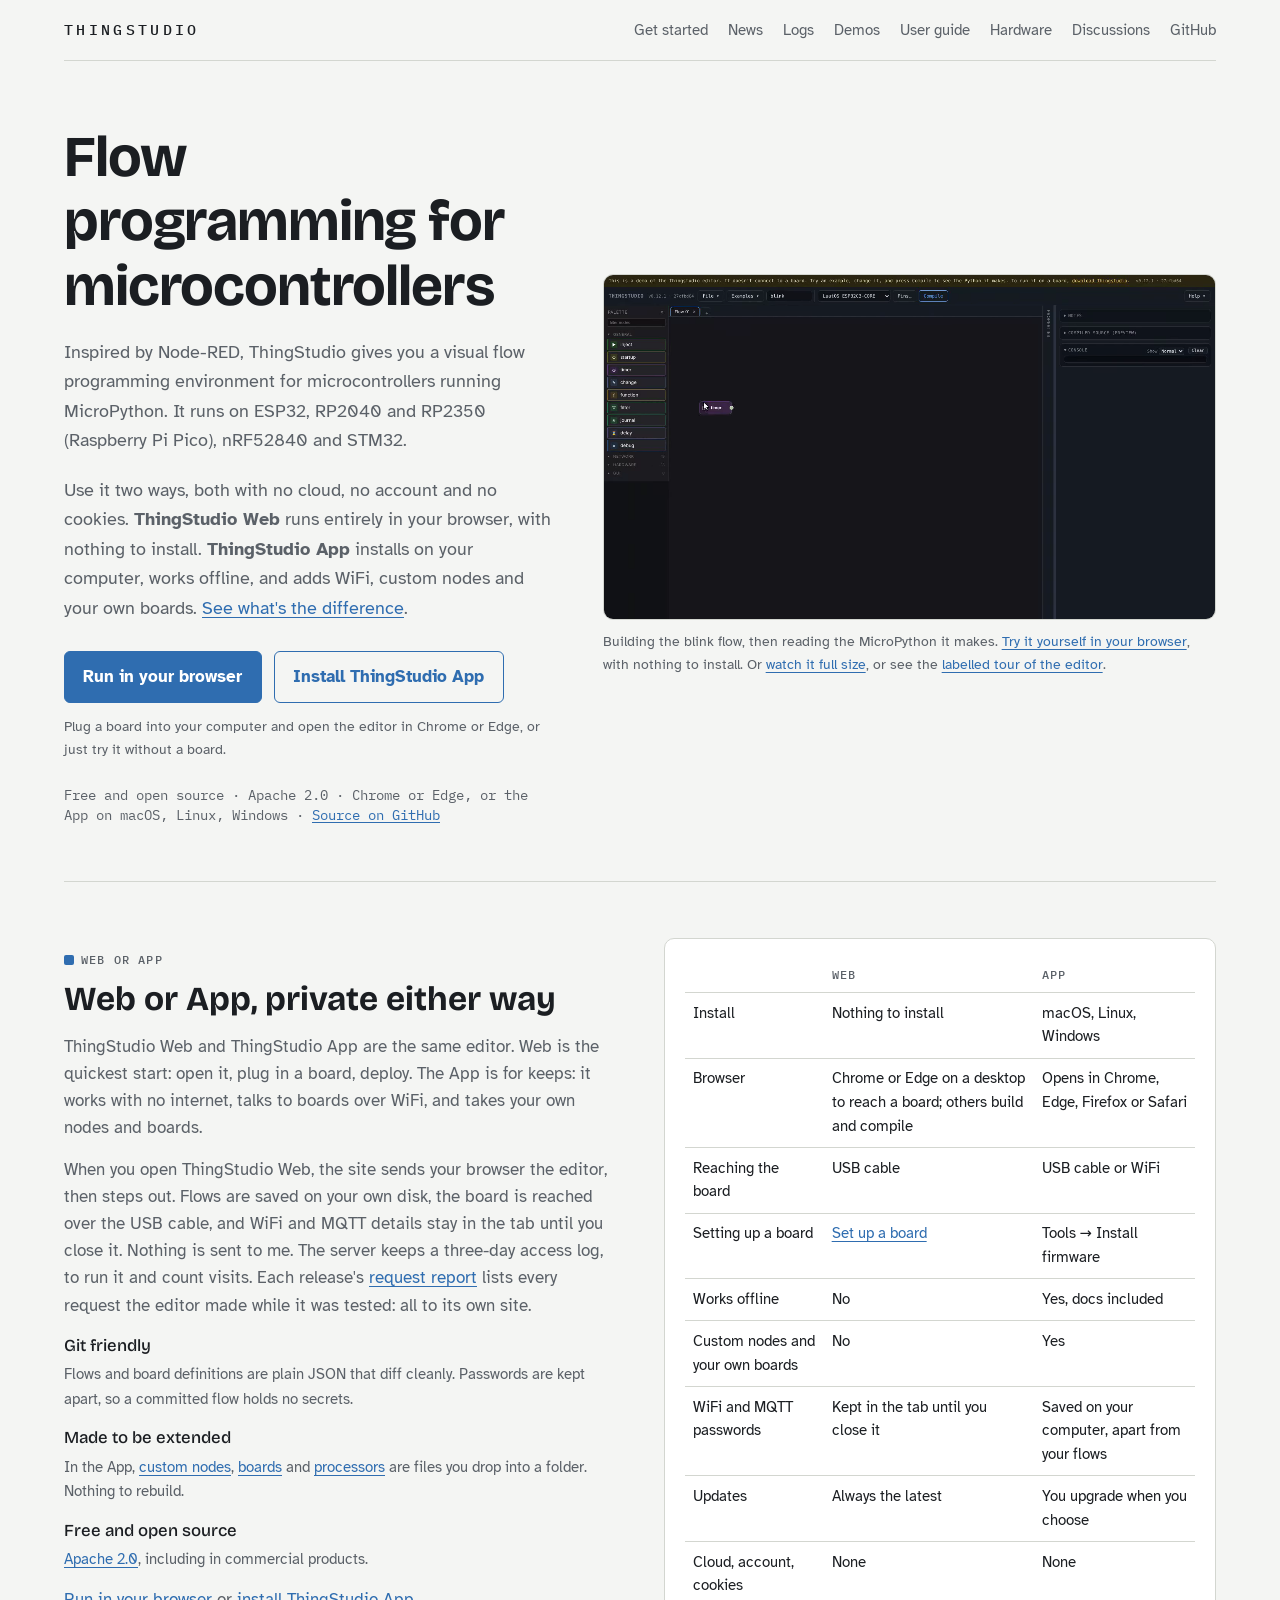
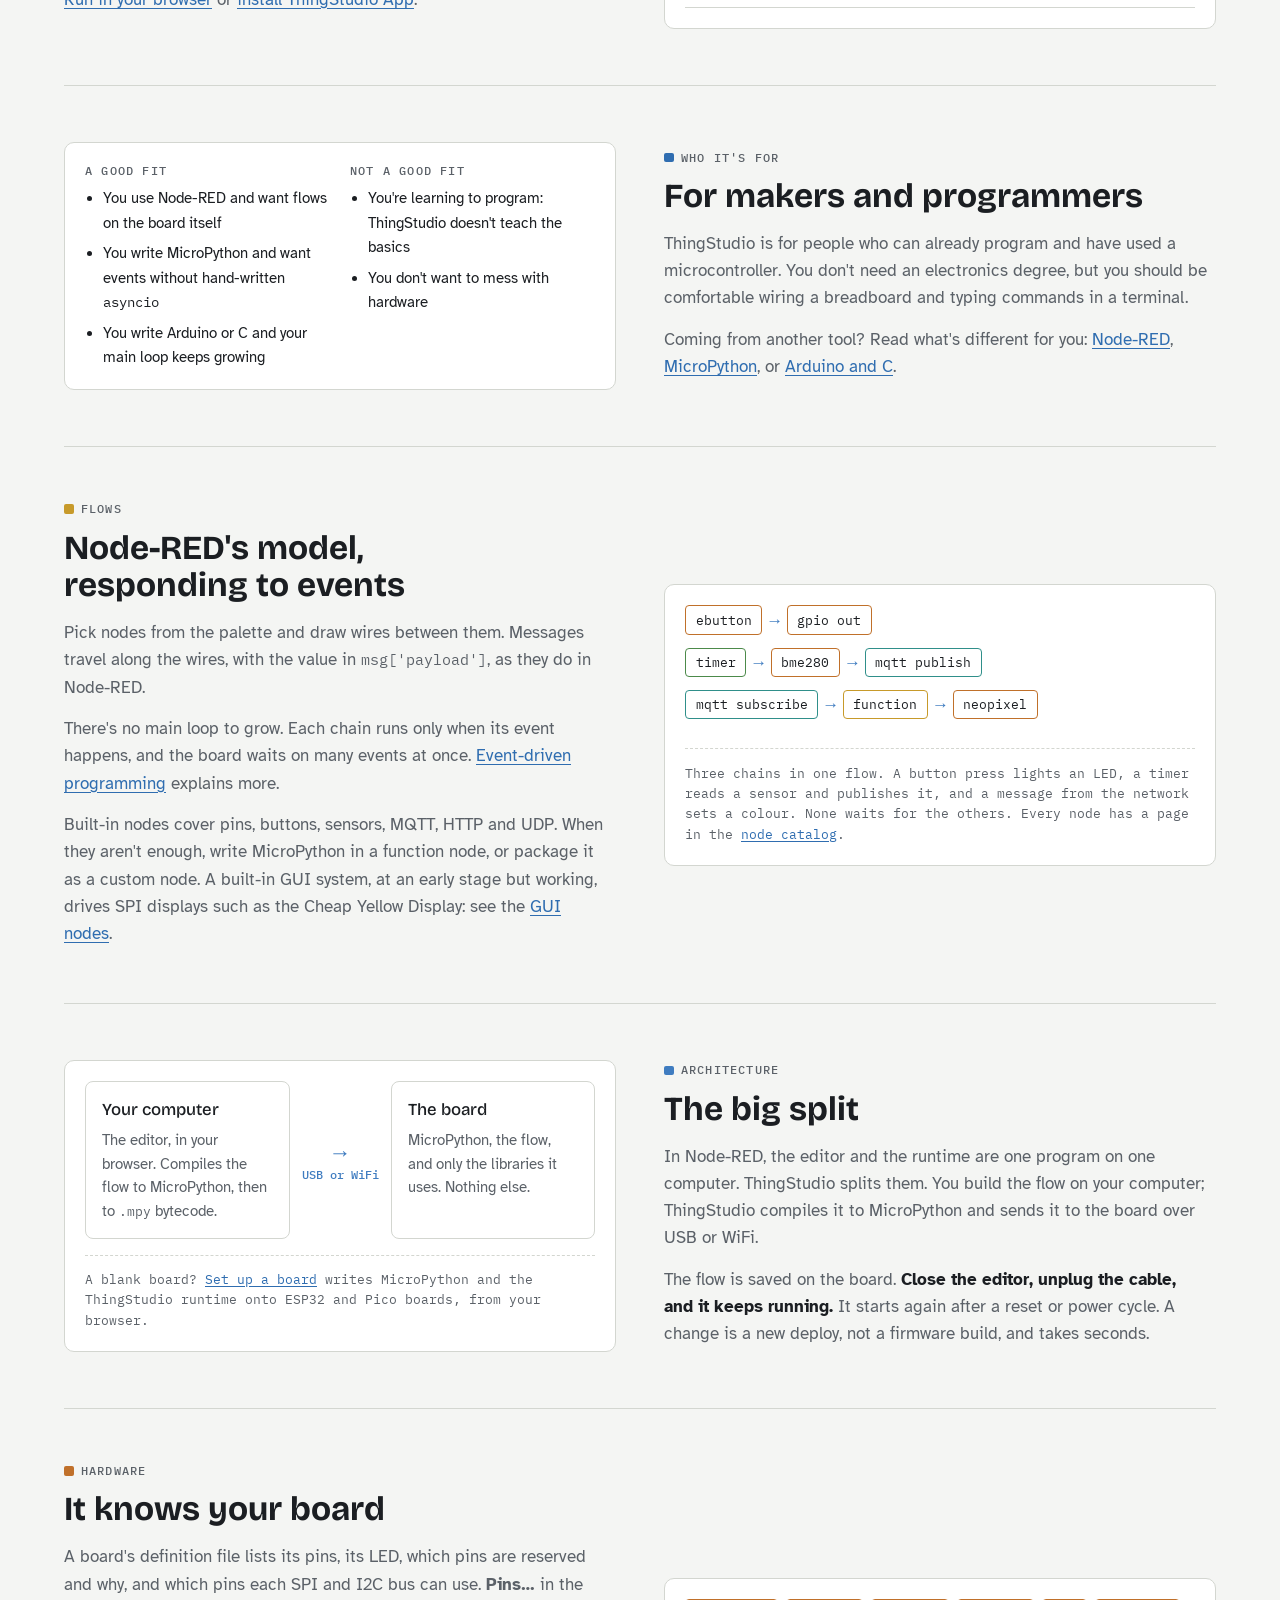
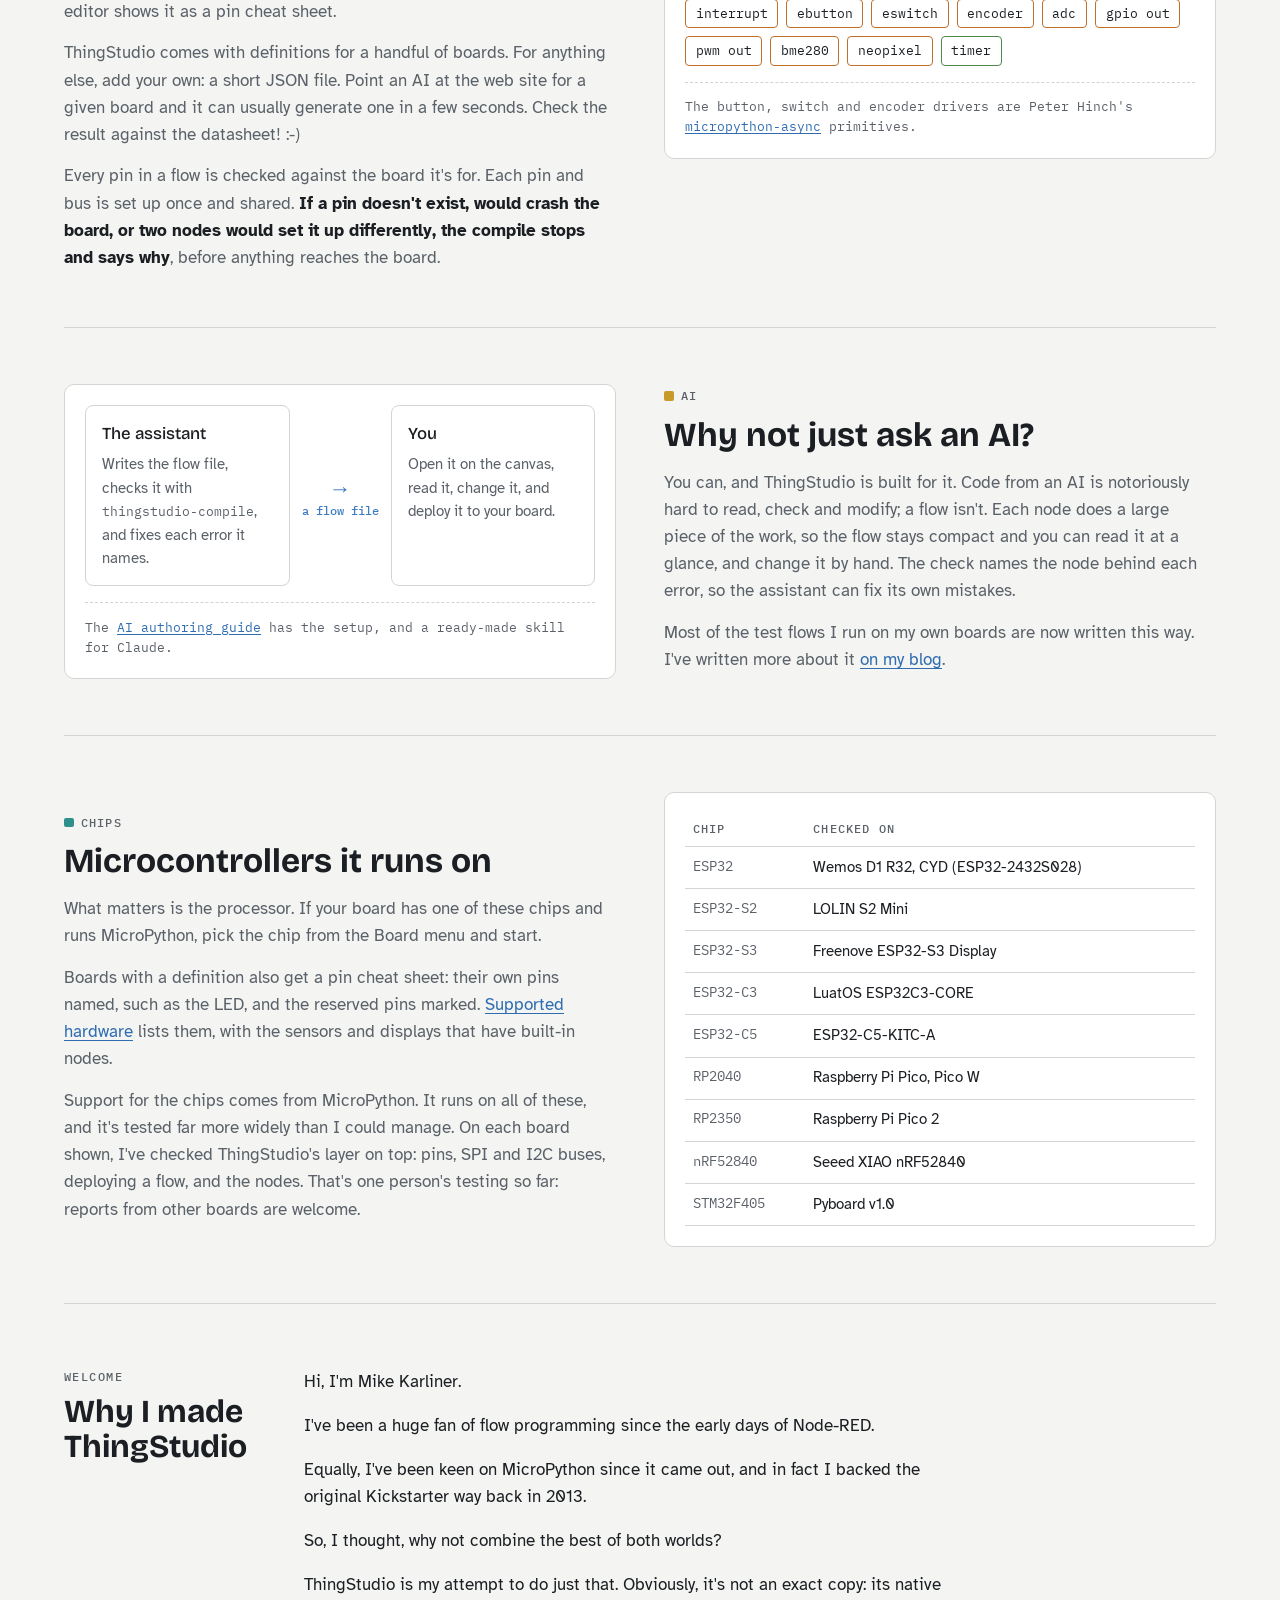
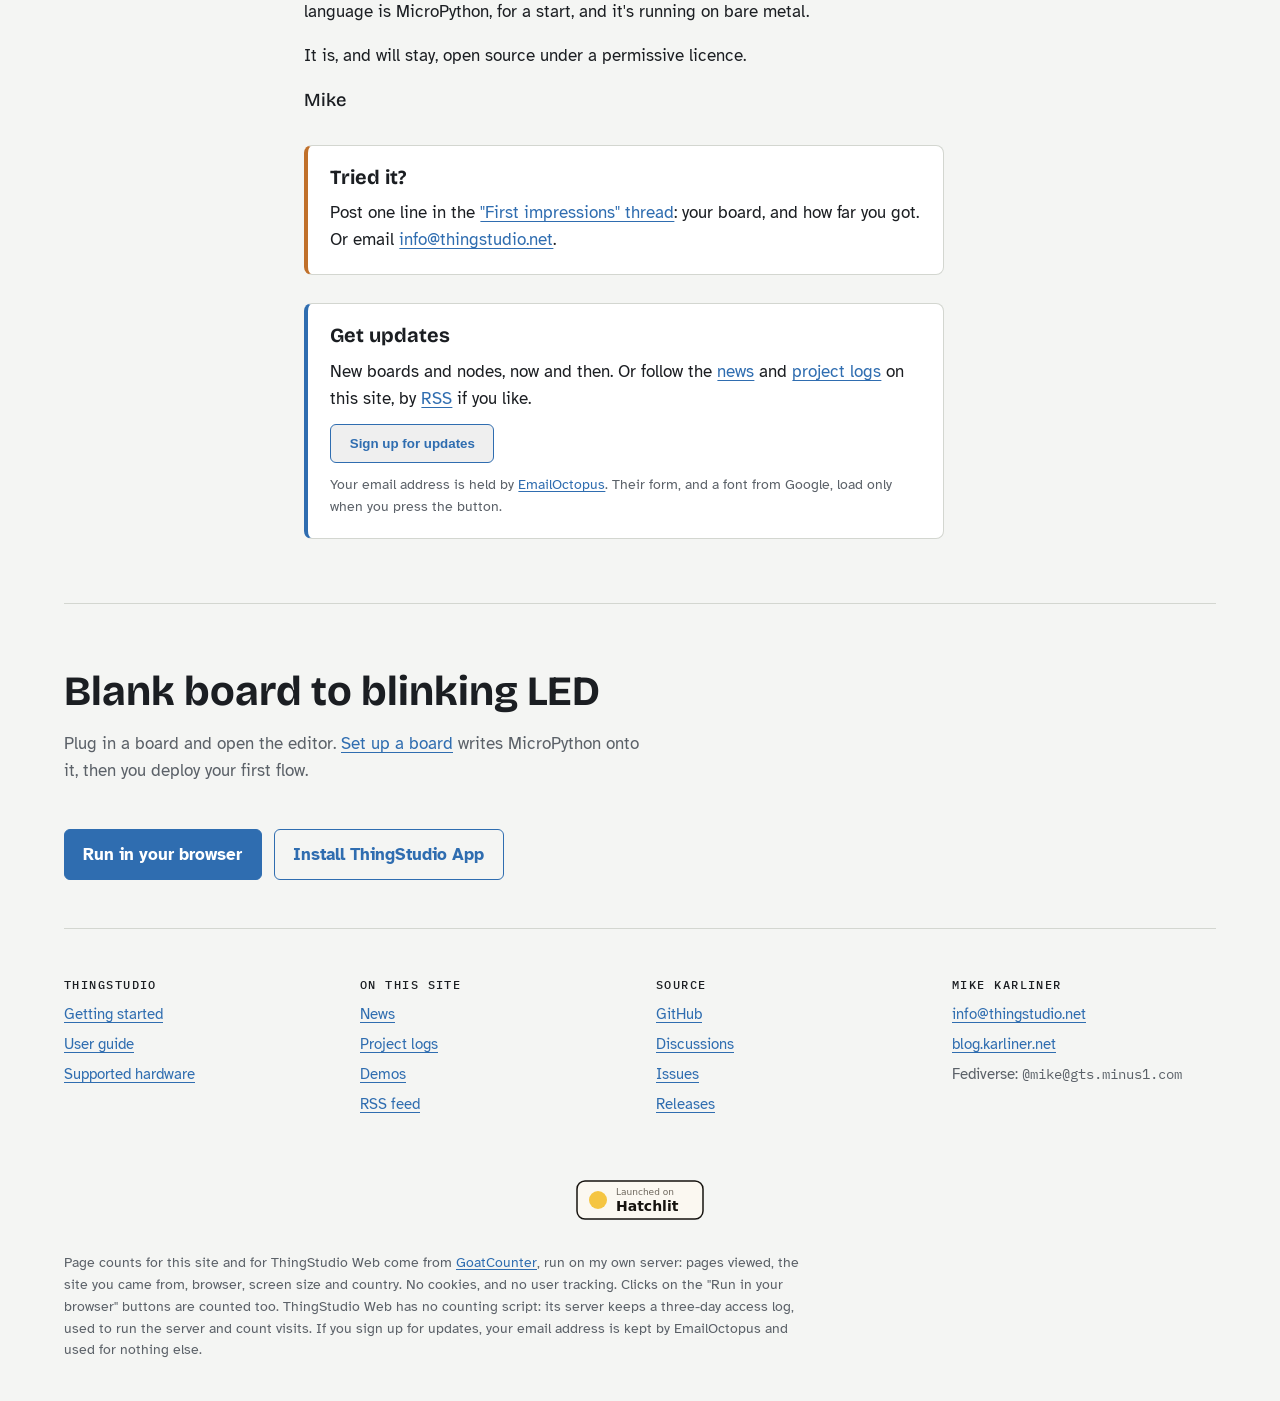
<file: static/index.html>
<!doctype html>
<html lang="en-GB">
<head>
<meta charset="utf-8">
<meta name="viewport" content="width=device-width, initial-scale=1">
<title>ThingStudio: flow programming for microcontrollers</title>
<meta name="description" content="Node-RED-style flow programming for ESP32, Raspberry Pi Pico, nRF52840 and STM32 boards. ThingStudio compiles your flow to MicroPython and the board runs it on its own. Open source, Apache 2.0.">
<link rel="canonical" href="https://thingstudio.net/">
<link rel="icon" href="favicon.svg" type="image/svg+xml">
<meta property="og:type" content="website">
<meta property="og:url" content="https://thingstudio.net/">
<meta property="og:site_name" content="ThingStudio">
<meta property="og:title" content="ThingStudio: flow programming for microcontrollers">
<meta property="og:description" content="Node-RED-style flows for ESP32, Pico, nRF52840 and STM32 boards, compiled to MicroPython and run on the board itself. Open source.">
<meta property="og:image" content="https://thingstudio.net/og.png">
<meta property="og:image:width" content="1200">
<meta property="og:image:height" content="630">
<meta property="og:image:alt" content="The ThingStudio editor: a palette of nodes, a flow of sensor nodes wired to MQTT publish nodes, and a node's pin settings.">
<meta name="twitter:card" content="summary_large_image">
<link rel="preload" href="fonts/atkinson-hyperlegible-latin-400-normal.woff2" as="font" type="font/woff2" crossorigin>
<style>
/* Fonts served from this site, not Google (2026-11-08): no third-party request for type. SIL OFL, see fonts/. */
@font-face { font-family: "Atkinson Hyperlegible"; font-style: normal; font-weight: 400; font-display: swap;
  src: url(fonts/atkinson-hyperlegible-latin-400-normal.woff2) format("woff2"); }
@font-face { font-family: "Atkinson Hyperlegible"; font-style: italic; font-weight: 400; font-display: swap;
  src: url(fonts/atkinson-hyperlegible-latin-400-italic.woff2) format("woff2"); }
@font-face { font-family: "Atkinson Hyperlegible"; font-style: normal; font-weight: 700; font-display: swap;
  src: url(fonts/atkinson-hyperlegible-latin-700-normal.woff2) format("woff2"); }
@font-face { font-family: "Bricolage Grotesque"; font-style: normal; font-weight: 200 800; font-display: swap;
  src: url(fonts/bricolage-grotesque-latin-opsz-normal.woff2) format("woff2"); }
@font-face { font-family: "IBM Plex Mono"; font-style: normal; font-weight: 400; font-display: swap;
  src: url(fonts/ibm-plex-mono-latin-400-normal.woff2) format("woff2"); }
@font-face { font-family: "IBM Plex Mono"; font-style: normal; font-weight: 500; font-display: swap;
  src: url(fonts/ibm-plex-mono-latin-500-normal.woff2) format("woff2"); }
</style>
<style>
/* Layout: one 72rem column; a hero with a real editor shot, alternating text/visual rows
   (each row one idea), then a short letter with status, testers and updates. */
:root {
  --bg: #f4f5f3;
  --surface: #ffffff;
  --fg: #1b1e22;
  --muted: #5b6168;
  --line: #d3d6d0;
  --wire: #3f7cc0;
  --accent: #2f6db0;
  --accent-fg: #ffffff;
  --n-general: #4c8a4a;
  --n-network: #2f8f8a;
  --n-hardware: #c0702a;
  --n-gui: #8a5bb0;
  --n-fn: #c79a2a;
  --alpha: #b8492f;
  --display: "Bricolage Grotesque", "Helvetica Neue", Arial, sans-serif;
  --body: "Atkinson Hyperlegible", "Segoe UI", system-ui, sans-serif;
  --mono: "IBM Plex Mono", ui-monospace, "SF Mono", Menlo, monospace;
}
@media (prefers-color-scheme: dark) {
  :root:not([data-theme="light"]) {
    --bg: #14161a; --surface: #1c1f24; --fg: #e6e8ea; --muted: #9aa1a9;
    --line: #2d323a; --wire: #5a95d6; --accent: #6aa5e6; --accent-fg: #0f1215;
    --n-general: #6fb46c; --n-network: #4fb8b2; --n-hardware: #e0914c; --n-gui: #ad86d4; --n-fn: #e0b648;
    --alpha: #e07a5f; color-scheme: dark;
  }
}
:root[data-theme="dark"] {
  --bg: #14161a; --surface: #1c1f24; --fg: #e6e8ea; --muted: #9aa1a9;
  --line: #2d323a; --wire: #5a95d6; --accent: #6aa5e6; --accent-fg: #0f1215;
  --n-general: #6fb46c; --n-network: #4fb8b2; --n-hardware: #e0914c; --n-gui: #ad86d4; --n-fn: #e0b648;
  --alpha: #e07a5f; color-scheme: dark;
}

* { box-sizing: border-box; }
html { -webkit-text-size-adjust: 100%; }
body { margin: 0; }
img { max-width: 100%; height: auto; }
body {
  background: var(--bg); color: var(--fg);
  font: 1.0625rem/1.6 var(--body);
  padding-inline: 1rem;
}
.wrap { max-width: 72rem; margin-inline: auto; }
a { color: var(--accent); text-underline-offset: 0.18em; }
a:focus-visible, .btn:focus-visible { outline: 2px solid var(--accent); outline-offset: 3px; border-radius: 4px; }
h1, h2, h3 { font-family: var(--display); line-height: 1.12; text-wrap: balance; margin: 0; }
p { margin: 0; }
code, .mono { font-family: var(--mono); font-size: 0.9em; }

/* Header */
header.top { display: flex; align-items: center; justify-content: space-between; gap: 1rem; flex-wrap: wrap;
  padding-block: 1.1rem; border-bottom: 1px solid var(--line); }
.wordmark { font: 500 0.95rem/1 var(--mono); letter-spacing: 0.22em; color: var(--fg); text-decoration: none; }
nav.links { display: flex; gap: 1.25rem; flex-wrap: wrap; font-size: 0.95rem; }
nav.links a { color: var(--muted); text-decoration: none; }
nav.links a:hover { color: var(--fg); }

/* Hero */
.hero { display: grid; grid-template-columns: minmax(0, 1fr) minmax(0, 1.25fr); gap: 3rem; align-items: center;
  padding-block: 4rem 3.5rem; }
.badge { display: inline-block; font: 500 0.75rem/1 var(--mono); letter-spacing: 0.12em; text-transform: uppercase;
  color: var(--alpha); border: 1.5px solid var(--alpha); border-radius: 4px; padding: 0.35rem 0.5rem;
  margin-bottom: 1.1rem; text-decoration: none; }
.hero h1 { font-size: clamp(2.3rem, 5vw, 3.6rem); font-weight: 700; letter-spacing: -0.02em; }
.hero .lede { margin-top: 1.25rem; font-size: 1.15rem; color: var(--muted); max-width: 34rem; }
.ctas { display: flex; gap: 0.75rem; flex-wrap: wrap; margin-top: 1.75rem; }
.try-note { font-size: 0.9rem; color: var(--muted); margin: 0.75rem 0 0; }
.btn { display: inline-block; padding: 0.7rem 1.15rem; border-radius: 6px; font-weight: 700; text-decoration: none;
  border: 1.5px solid var(--accent); }
.btn.primary { background: var(--accent); color: var(--accent-fg); }
.btn.secondary { color: var(--accent); }
.facts { margin-top: 1.5rem; font: 0.85rem/1.5 var(--mono); color: var(--muted); }

/* Screenshot */
.shot { margin: 0; }
.shot video { display: block; width: 100%; height: auto; border-radius: 10px; border: 1px solid var(--line); }
.shot figcaption { margin-top: 0.6rem; font-size: 0.9rem; color: var(--muted); }

/* Welcome letter */
.letter { display: grid; grid-template-columns: 12rem minmax(0, 1fr); gap: 3rem; padding-block: 4rem; }
.eyebrow { font: 500 0.78rem/1.4 var(--mono); letter-spacing: 0.12em; text-transform: uppercase; color: var(--muted); }
.letter h2 { font-size: 2rem; margin-top: 0.5rem; }
.letter .body { max-width: 40rem; display: grid; gap: 1.05rem; }
.sign { font-family: var(--display); font-weight: 500; font-size: 1.15rem; }

.callout { margin-top: 0.75rem; padding: 1.25rem 1.4rem; background: var(--surface); border: 1px solid var(--line);
  border-left: 4px solid var(--c, var(--n-hardware)); border-radius: 8px; display: grid; gap: 0.7rem; }
.callout h3 { font-size: 1.25rem; }
.callout .small { font-size: 0.85rem; color: var(--muted); }
#updates { --c: var(--accent); }

/* Feature rows */
.features { border-top: 1px solid var(--line); }
.row { display: grid; grid-template-columns: minmax(0, 1fr) minmax(0, 1fr); gap: 3rem; align-items: center;
  padding-block: 3.5rem; border-bottom: 1px solid var(--line); }
.row:nth-child(even) .text { order: 2; }
.row .text { display: grid; gap: 0.9rem; max-width: 34rem; }
.row h2 { font-size: clamp(1.6rem, 3vw, 2.1rem); }
.row p { color: var(--muted); }
.row p strong { color: var(--fg); }
.tag { display: inline-flex; align-items: center; gap: 0.45rem; font: 500 0.75rem/1 var(--mono);
  letter-spacing: 0.1em; text-transform: uppercase; color: var(--muted); }
.tag::before { content: ""; width: 0.6rem; height: 0.6rem; border-radius: 2px; background: var(--c, var(--accent)); }

.panel { background: var(--surface); border: 1px solid var(--line); border-radius: 10px; padding: 1.25rem; min-width: 0; }

/* Two places: computer and board */
.split { display: grid; grid-template-columns: minmax(0, 1fr) auto minmax(0, 1fr); gap: 0.75rem; align-items: stretch; }
.place { border: 1.5px solid var(--line); border-radius: 8px; padding: 0.9rem 1rem; display: grid; gap: 0.35rem;
  align-content: start; }
.place b { font-family: var(--display); font-weight: 500; font-size: 1.05rem; }
.place span { color: var(--muted); font-size: 0.92rem; }
.arrow { align-self: center; font: 500 0.78rem/1.3 var(--mono); color: var(--wire); text-align: center; }
.arrow::before { content: "→"; display: block; font-size: 1.4rem; }

ol.ladder { list-style: none; margin: 0; padding: 0; display: grid; gap: 0; counter-reset: step; }
ol.ladder li { counter-increment: step; display: grid; grid-template-columns: 2.2rem minmax(0, 1fr); gap: 0.75rem;
  padding: 0.75rem 0; border-top: 1px solid var(--line); }
ol.ladder li:first-child { border-top: 0; }
ol.ladder li::before { content: counter(step); font: 500 0.95rem/1.6 var(--mono); color: var(--accent); }
ol.ladder b { display: block; }
ol.ladder span { color: var(--muted); font-size: 0.95rem; }

.events { display: flex; flex-wrap: wrap; gap: 0.5rem; }
.chip { font: 0.82rem/1 var(--mono); padding: 0.45rem 0.6rem; border-radius: 4px; border: 1.5px solid var(--c);
  background: var(--surface); }
.claim { margin-top: 1rem; font: 0.82rem/1.55 var(--mono); color: var(--muted); border-top: 1px dashed var(--line);
  padding-top: 0.9rem; }

.tbl { overflow-x: auto; }
table { width: 100%; border-collapse: collapse; font-size: 0.92rem; }
th, td { text-align: left; padding: 0.55rem 0.5rem; border-bottom: 1px solid var(--line); vertical-align: top; }
th { font: 500 0.72rem/1.3 var(--mono); letter-spacing: 0.1em; text-transform: uppercase; color: var(--muted); }
td.chip-cell { font-family: var(--mono); font-size: 0.85rem; color: var(--muted); white-space: nowrap; }

.ticks { list-style: none; margin: 0; padding: 0; display: grid; gap: 0.9rem; }
.ticks li { display: grid; gap: 0.15rem; }
.ticks b { font-family: var(--display); font-weight: 500; font-size: 1.05rem; }
.ticks span { color: var(--muted); font-size: 0.95rem; }

/* Event chains and the who-it's-for lists */
.chains { display: grid; gap: 0.8rem; }
.chain { display: flex; flex-wrap: wrap; align-items: center; gap: 0.45rem; }
.chain .to { font-family: var(--mono); color: var(--wire); }
.fit { display: grid; grid-template-columns: minmax(0, 1fr) minmax(0, 1fr); gap: 1.25rem; }
.fit h3 { font: 500 0.75rem/1.3 var(--mono); letter-spacing: 0.1em; text-transform: uppercase; color: var(--muted);
  margin-bottom: 0.5rem; }
.fit ul { margin: 0; padding-left: 1.1rem; display: grid; gap: 0.4rem; font-size: 0.95rem; }
@media (max-width: 30rem) { .fit { grid-template-columns: minmax(0, 1fr); } }

/* Closing call to action */
.cta-end { padding-block: 4rem 3rem; display: grid; gap: 1rem; justify-items: start; border-top: 1px solid var(--line);
  border-bottom: 1px solid var(--line); }
.cta-end h2 { font-size: clamp(1.8rem, 4vw, 2.6rem); }
.cta-end p { color: var(--muted); max-width: 36rem; }

/* Footer */
.badges { display: flex; justify-content: center; padding-block: 0 2rem; }
.badges a { display: inline-block; line-height: 0; }
.badges img { display: block; }
footer { padding-block: 3rem 4rem; display: grid; grid-template-columns: repeat(auto-fit, minmax(14rem, 1fr)); gap: 2rem;
  font-size: 0.95rem; color: var(--muted); }
footer h3 { font: 500 0.75rem/1.3 var(--mono); letter-spacing: 0.12em; text-transform: uppercase; margin-bottom: 0.6rem; color: var(--fg); }
.stats { padding-block: 0 2.5rem; font-size: 0.85rem; color: var(--muted); max-width: 46rem; }
footer ul { list-style: none; margin: 0; padding: 0; display: grid; gap: 0.35rem; }

@media (max-width: 52rem) {
  .hero, .row, .letter { grid-template-columns: minmax(0, 1fr); gap: 2rem; }
  .row:nth-child(even) .text { order: 0; }
  .hero { padding-block: 2.5rem 2rem; }
}
@media (max-width: 30rem) {
  .split { grid-template-columns: minmax(0, 1fr); }
  .arrow::before { content: "↓"; }
}
</style>
<script type="application/ld+json">
{
  "@context": "https://schema.org",
  "@type": "SoftwareApplication",
  "@id": "https://thingstudio.net/#software",
  "name": "ThingStudio",
  "description": "A visual, low-code way to program microcontrollers. Build a flow of nodes and wires in your browser, in the style of Node-RED; ThingStudio compiles it to MicroPython and sends it to your board. Runs entirely in your browser: no cloud, no account, no cookies. Also available installed, as ThingStudio App.",
  "url": "https://thingstudio.net/",
  "applicationCategory": "DeveloperApplication",
  "applicationSubCategory": "Visual programming for microcontrollers",
  "operatingSystem": "macOS, Linux, Windows",
  "license": "https://www.apache.org/licenses/LICENSE-2.0",
  "isAccessibleForFree": true,
  "offers": { "@type": "Offer", "price": "0", "priceCurrency": "GBP" },
  "downloadUrl": "https://github.com/mkarliner/ThingStudio/releases/latest",
  "installUrl": "https://docs.thingstudio.net/getting-started/",
  "softwareHelp": { "@type": "CreativeWork", "url": "https://docs.thingstudio.net/" },
  "featureList": [
    "Node-based flow editor in the browser",
    "Compiles flows to MicroPython",
    "Runs on ESP32, RP2040/RP2350 (Raspberry Pi Pico), nRF52840 and STM32 boards",
    "Runs entirely in your browser: no cloud, no account, no cookies",
    "ThingStudio Web: reaches the board over USB (Web Serial) from Chrome or Edge, nothing to install",
    "ThingStudio App: installed, works offline, connects to boards over WiFi"
  ],
  "author": { "@type": "Person", "name": "Mike Karliner" },
  "sameAs": [
    "https://github.com/mkarliner/ThingStudio",
    "https://web.thingstudio.net/"
  ]
}
</script>
</head>
<body>
<div class="wrap">
  <header class="top">
    <a class="wordmark" href="/">THINGSTUDIO</a>
    <nav class="links" aria-label="Main">
      <a href="https://docs.thingstudio.net/getting-started/">Get started</a>
      <a href="/announcements/">News</a>
      <a href="/logs/">Logs</a>
      <a href="/demos/">Demos</a>
      <a href="https://docs.thingstudio.net/">User guide</a>
      <a href="https://docs.thingstudio.net/supported-hardware/">Hardware</a>
      <a href="https://github.com/mkarliner/ThingStudio/discussions">Discussions</a>
      <a href="https://github.com/mkarliner/ThingStudio">GitHub</a>
    </nav>
  </header>

  <section class="hero">
    <div>
      <h1>Flow programming for microcontrollers</h1>
      <p class="lede">Inspired by Node-RED, ThingStudio gives you a visual flow programming environment for microcontrollers running MicroPython.
      It runs on ESP32, RP2040 and RP2350 (Raspberry Pi Pico), nRF52840 and STM32.</p>
      <p class="lede">Use it two ways, both with no cloud, no account and no cookies. <b>ThingStudio Web</b> runs
        entirely in your browser, with nothing to install. <b>ThingStudio App</b> installs on your computer, works
        offline, and adds WiFi, custom nodes and your own boards. <a href="#web-or-app">See what's the
        difference</a>.</p>
      <div class="ctas">
        <a class="btn primary" href="https://web.thingstudio.net/" target="_blank" rel="noopener" data-goatcounter-click="open-web-hero">Run in your browser</a>
        <a class="btn secondary" href="https://docs.thingstudio.net/getting-started/" data-goatcounter-click="get-started-hero">Install ThingStudio App</a>
      </div>
      <p class="try-note">Plug a board into your computer and open the editor in Chrome or Edge, or just try it
        without a board.</p>
      <p class="facts">Free and open source · Apache 2.0 · Chrome or Edge, or the App on macOS, Linux, Windows ·
        <a href="https://github.com/mkarliner/ThingStudio">Source on GitHub</a></p>
    </div>

    <figure class="shot">
      <video id="hero-demo" width="1600" height="900" autoplay loop muted playsinline preload="auto"
        poster="blink-demo-poster.jpg"
        aria-label="Building the blink flow in the ThingStudio editor: a timer, a function and a gpio out node are dragged in, set up and wired together, then Compile shows the MicroPython it generates.">
        <source src="blink-demo.mp4" type="video/mp4">
        <source src="blink-demo.webm" type="video/webm">
      </video>
      <figcaption>Building the blink flow, then reading the MicroPython it makes.
        <a href="https://web.thingstudio.net/" target="_blank" rel="noopener" data-goatcounter-click="open-web-caption">Try
        it yourself in your browser</a>, with nothing to install. Or <a href="blink-demo.mp4">watch it full size</a>, or
        see the <a href="editor-tour.png">labelled tour of the editor</a>.</figcaption>
    </figure>
  </section>

  <section class="features" aria-label="What ThingStudio does">
    <div class="row" id="web-or-app">
      <div class="text">
        <span class="tag" style="--c: var(--accent)">Web or App</span>
        <h2>Web or App, private either way</h2>
        <p>ThingStudio Web and ThingStudio App are the same editor. Web is the quickest start: open it, plug in a
          board, deploy. The App is for keeps: it works with no internet, talks to boards over WiFi, and takes your
          own nodes and boards.</p>
        <p>When you open ThingStudio Web, the site sends your browser the editor, then steps out. Flows are saved on
          your own disk, the board is reached over the USB cable, and WiFi and MQTT details stay in the tab until you
          close it. Nothing is sent to me. The server keeps a three-day access log, to run it and count visits. Each
          release's <a href="https://github.com/mkarliner/ThingStudio/releases/latest">request report</a> lists
          every request the editor made while it was tested: all to its own site.</p>
        <ul class="ticks">
          <li><b>Git friendly</b><span>Flows and board definitions are plain JSON that diff cleanly. Passwords are
            kept apart, so a committed flow holds no secrets.</span></li>
          <li><b>Made to be extended</b><span>In the App, <a href="https://docs.thingstudio.net/custom-nodes/">custom
            nodes</a>, <a href="https://docs.thingstudio.net/boards/#adding-a-board">boards</a> and
            <a href="https://docs.thingstudio.net/boards/#adding-a-processor">processors</a> are files you drop
            into a folder. Nothing to rebuild.</span></li>
          <li><b>Free and open source</b><span><a href="https://github.com/mkarliner/ThingStudio/blob/main/LICENSE">Apache
            2.0</a>, including in commercial products.</span></li>
        </ul>
        <p><a href="https://web.thingstudio.net/" target="_blank" rel="noopener" data-goatcounter-click="open-web-table">Run
          in your browser</a> or <a href="https://docs.thingstudio.net/getting-started/" data-goatcounter-click="get-started-table">install
          ThingStudio App</a>.</p>
      </div>
      <div class="panel tbl">
        <table>
          <thead><tr><th></th><th>Web</th><th>App</th></tr></thead>
          <tbody>
            <tr><td>Install</td><td>Nothing to install</td><td>macOS, Linux, Windows</td></tr>
            <tr><td>Browser</td><td>Chrome or Edge on a desktop to reach a board; others build and compile</td><td>Opens in Chrome, Edge, Firefox or Safari</td></tr>
            <tr><td>Reaching the board</td><td>USB cable</td><td>USB cable or WiFi</td></tr>
            <tr><td>Setting up a board</td><td><a href="https://web.thingstudio.net/setup">Set up a board</a></td><td>Tools → Install firmware</td></tr>
            <tr><td>Works offline</td><td>No</td><td>Yes, docs included</td></tr>
            <tr><td>Custom nodes and your own boards</td><td>No</td><td>Yes</td></tr>
            <tr><td>WiFi and MQTT passwords</td><td>Kept in the tab until you close it</td><td>Saved on your computer, apart from your flows</td></tr>
            <tr><td>Updates</td><td>Always the latest</td><td>You upgrade when you choose</td></tr>
            <tr><td>Cloud, account, cookies</td><td>None</td><td>None</td></tr>
          </tbody>
        </table>
      </div>
    </div>

    <div class="row">
      <div class="text">
        <span class="tag" style="--c: var(--accent)">Who it's for</span>
        <h2>For makers and programmers</h2>
        <p>ThingStudio is for people who can already program and have used a microcontroller. You don't need an
          electronics degree, but you should be comfortable wiring a breadboard and typing commands in a terminal.</p>
        <p>Coming from another tool? Read what's different for you:
          <a href="https://docs.thingstudio.net/coming-from/node-red/">Node-RED</a>,
          <a href="https://docs.thingstudio.net/coming-from/micropython/">MicroPython</a>, or
          <a href="https://docs.thingstudio.net/coming-from/arduino/">Arduino and C</a>.</p>
      </div>
      <div class="panel fit">
        <div>
          <h3>A good fit</h3>
          <ul>
            <li>You use Node-RED and want flows on the board itself</li>
            <li>You write MicroPython and want events without hand-written <code>asyncio</code></li>
            <li>You write Arduino or C and your main loop keeps growing</li>
          </ul>
        </div>
        <div>
          <h3>Not a good fit</h3>
          <ul>
            <li>You're learning to program: ThingStudio doesn't teach the basics</li>
            <li>You don't want to mess with hardware</li>
          </ul>
        </div>
      </div>
    </div>

    <div class="row">
      <div class="text">
        <span class="tag" style="--c: var(--n-fn)">Flows</span>
        <h2>Node-RED's model, responding to events</h2>
        <p>Pick nodes from the palette and draw wires between them. Messages travel along the wires, with the value
          in <code>msg['payload']</code>, as they do in Node-RED.</p>
        <p>There's no main loop to grow. Each chain runs only when its event happens, and the board waits on many
          events at once. <a href="https://docs.thingstudio.net/background/event-driven/">Event-driven
          programming</a> explains more.</p>
        <p>Built-in nodes cover pins, buttons, sensors, MQTT, HTTP and UDP. When they aren't enough, write MicroPython
          in a function node, or package it as a custom node. A built-in GUI system, at an early stage but working,
          drives SPI displays such as the Cheap Yellow Display: see the
          <a href="https://docs.thingstudio.net/nodes/gui/">GUI nodes</a>.</p>
      </div>
      <div class="panel chains">
        <div class="chain"><span class="chip" style="--c: var(--n-hardware)">ebutton</span><span class="to">→</span>
          <span class="chip" style="--c: var(--n-hardware)">gpio out</span></div>
        <div class="chain"><span class="chip" style="--c: var(--n-general)">timer</span><span class="to">→</span>
          <span class="chip" style="--c: var(--n-hardware)">bme280</span><span class="to">→</span>
          <span class="chip" style="--c: var(--n-network)">mqtt publish</span></div>
        <div class="chain"><span class="chip" style="--c: var(--n-network)">mqtt subscribe</span><span class="to">→</span>
          <span class="chip" style="--c: var(--n-fn)">function</span><span class="to">→</span>
          <span class="chip" style="--c: var(--n-hardware)">neopixel</span></div>
        <p class="claim">Three chains in one flow. A button press lights an LED, a timer reads a sensor and publishes
          it, and a message from the network sets a colour. None waits for the others. Every node has a page in the
          <a href="https://docs.thingstudio.net/nodes-catalog/">node catalog</a>.</p>
      </div>
    </div>

    <div class="row">
      <div class="text">
        <span class="tag" style="--c: var(--wire)">Architecture</span>
        <h2>The big split</h2>
        <p>In Node-RED, the editor and the runtime are one program on one computer. ThingStudio splits them. You
          build the flow on your computer; ThingStudio compiles it to MicroPython and sends it to the board over USB or
          WiFi.</p>
        <p>The flow is saved on the board. <strong>Close the editor, unplug the cable, and it keeps running.</strong>
          It starts again after a reset or power cycle. A change is a new deploy, not a firmware build, and takes
          seconds.</p>
      </div>
      <div class="panel">
        <div class="split">
          <div class="place"><b>Your computer</b><span>The editor, in your browser. Compiles the flow to MicroPython,
            then to <code>.mpy</code> bytecode.</span></div>
          <div class="arrow">USB or WiFi</div>
          <div class="place"><b>The board</b><span>MicroPython, the flow, and only the libraries it uses. Nothing
            else.</span></div>
        </div>
        <p class="claim">A blank board? <a href="https://web.thingstudio.net/setup">Set up a board</a> writes
          MicroPython and the ThingStudio runtime onto ESP32 and Pico boards, from your browser.</p>
      </div>
    </div>

    <div class="row">
      <div class="text">
        <span class="tag" style="--c: var(--n-hardware)">Hardware</span>
        <h2>It knows your board</h2>
        <p>A board's definition file lists its pins, its LED, which pins are reserved and why, and which pins each
          SPI and I2C bus can use. <b>Pins…</b> in the editor shows it as a pin cheat sheet.</p>
        <p>ThingStudio comes with definitions for a handful of boards. For
          anything else, add your own: a short JSON file. Point an AI at the web site for a given board and it can usually
          generate one in a few seconds. Check the result against the datasheet! :-)</p>
        <p>Every pin in a flow is checked against the board it's for. Each pin and bus is set up once and shared.
          <strong>If a pin doesn't exist, would crash the board, or two nodes would set it up differently, the compile
          stops and says why</strong>, before anything reaches the board.</p>
      </div>
      <div class="panel">
        <div class="events">
          <span class="chip" style="--c: var(--n-hardware)">interrupt</span>
          <span class="chip" style="--c: var(--n-hardware)">ebutton</span>
          <span class="chip" style="--c: var(--n-hardware)">eswitch</span>
          <span class="chip" style="--c: var(--n-hardware)">encoder</span>
          <span class="chip" style="--c: var(--n-hardware)">adc</span>
          <span class="chip" style="--c: var(--n-hardware)">gpio out</span>
          <span class="chip" style="--c: var(--n-hardware)">pwm out</span>
          <span class="chip" style="--c: var(--n-hardware)">bme280</span>
          <span class="chip" style="--c: var(--n-hardware)">neopixel</span>
          <span class="chip" style="--c: var(--n-general)">timer</span>
        </div>
        <p class="claim">The button, switch and encoder drivers are Peter Hinch's
          <a href="https://github.com/peterhinch/micropython-async">micropython-async</a> primitives.</p>
      </div>
    </div>

    <div class="row" id="ai">
      <div class="text">
        <span class="tag" style="--c: var(--n-fn)">AI</span>
        <h2>Why not just ask an AI?</h2>
        <p>You can, and ThingStudio is built for it. Code from an AI is notoriously hard to read, check and modify; a flow isn't. Each
          node does a large piece of the work, so the flow stays compact and you can read it at a glance, and change
          it by hand. The check names the node behind each error, so the assistant can fix its own mistakes.</p>
        <p>Most of the test flows I run on my own boards are now written this way. I've written more about it
          <a href="https://blog.karliner.net/posts/thingstudio-common-ground/">on my blog</a>.</p>
      </div>
      <div class="panel">
        <div class="split">
          <div class="place"><b>The assistant</b><span>Writes the flow file, checks it with
            <code>thingstudio-compile</code>, and fixes each error it names.</span></div>
          <div class="arrow">a flow file</div>
          <div class="place"><b>You</b><span>Open it on the canvas, read it, change it, and deploy it to your
            board.</span></div>
        </div>
        <p class="claim">The <a href="https://docs.thingstudio.net/ai-authoring/">AI authoring guide</a> has the
          setup, and a ready-made skill for Claude.</p>
      </div>
    </div>

    <div class="row">
      <div class="text">
        <span class="tag" style="--c: var(--n-network)">Chips</span>
        <h2>Microcontrollers it runs on</h2>
        <p>What matters is the processor. If your board has one of these chips and runs MicroPython, pick the chip
          from the Board menu and start.</p>
        <p>Boards with a definition also get a pin cheat sheet: their own pins named, such as the LED, and the
          reserved pins marked. <a href="https://docs.thingstudio.net/supported-hardware/">Supported hardware</a>
          lists them, with the sensors and displays that have built-in nodes.</p>
        <p>Support for the chips comes from MicroPython. It runs on all of these, and it's tested far more widely
          than I could manage. On each board shown, I've checked ThingStudio's layer on top: pins, SPI and I2C buses,
          deploying a flow, and the nodes. That's one person's testing so far: reports from other boards are welcome.</p>
      </div>
      <div class="panel tbl">
        <table>
          <thead><tr><th>Chip</th><th>Checked on</th></tr></thead>
          <tbody>
            <tr><td class="chip-cell">ESP32</td><td>Wemos D1 R32, CYD (ESP32-2432S028)</td></tr>
            <tr><td class="chip-cell">ESP32-S2</td><td>LOLIN S2 Mini</td></tr>
            <tr><td class="chip-cell">ESP32-S3</td><td>Freenove ESP32-S3 Display</td></tr>
            <tr><td class="chip-cell">ESP32-C3</td><td>LuatOS ESP32C3-CORE</td></tr>
            <tr><td class="chip-cell">ESP32-C5</td><td>ESP32-C5-KITC-A</td></tr>
            <tr><td class="chip-cell">RP2040</td><td>Raspberry Pi Pico, Pico W</td></tr>
            <tr><td class="chip-cell">RP2350</td><td>Raspberry Pi Pico 2</td></tr>
            <tr><td class="chip-cell">nRF52840</td><td>Seeed XIAO nRF52840</td></tr>
            <tr><td class="chip-cell">STM32F405</td><td>Pyboard v1.0</td></tr>
          </tbody>
        </table>
      </div>
    </div>
  </section>

  <section class="letter" id="welcome">
    <div>
      <p class="eyebrow">Welcome</p>
      <h2>Why I made ThingStudio</h2>
    </div>
    <div class="body">
      <p>Hi, I'm Mike Karliner.</p>
      <p>I've been a huge fan of flow programming since the early days of Node-RED.</p>
      <p>Equally, I've been keen on MicroPython since it came out, and in fact I backed the original Kickstarter way
        back in 2013.</p>
      <p>So, I thought, why not combine the best of both worlds?</p>
      <p>ThingStudio is my attempt to do just that. Obviously, it's not an exact copy: its native language is
        MicroPython, for a start, and it's running on bare metal.</p>
      <p>It is, and will stay, open source under a permissive licence.</p>
      <p class="sign">Mike</p>

      <div class="callout" id="testers">
        <h3>Tried it?</h3>
        <p>Post one line in the <a href="https://github.com/mkarliner/ThingStudio/discussions/20">"First
          impressions" thread</a>: your board, and how far you got. Or email
          <a href="mailto:info@thingstudio.net">info@thingstudio.net</a>.</p>
      </div>

      <div class="callout" id="updates">
        <h3>Get updates</h3>
        <p>New boards and nodes, now and then. Or follow the <a href="/announcements/">news</a> and
          <a href="/logs/">project logs</a> on this site, by <a href="/index.xml">RSS</a> if you like.</p>
        <!-- The EmailOctopus form loads only when asked for, so a visit makes no third-party request (2026-11-08). -->
        <div id="signup-slot">
          <button type="button" class="btn secondary" id="signup-load">Sign up for updates</button>
          <noscript><p>The signup form needs JavaScript. Or email <a href="mailto:info@thingstudio.net">info@thingstudio.net</a>
            and I'll add you.</p></noscript>
        </div>
        <p class="small">Your email address is held by <a href="https://emailoctopus.com/">EmailOctopus</a>. Their form,
          and a font from Google, load only when you press the button.</p>
      </div>
    </div>
  </section>

  <section class="cta-end">
    <h2>Blank board to blinking LED</h2>
    <p>Plug in a board and open the editor. <a href="https://web.thingstudio.net/setup">Set up a board</a> writes MicroPython onto it, then you deploy your first
      flow.</p>
    <div class="ctas">
      <a class="btn primary" href="https://web.thingstudio.net/" target="_blank" rel="noopener" data-goatcounter-click="open-web-end">Run in your browser</a>
      <a class="btn secondary" href="https://docs.thingstudio.net/getting-started/" data-goatcounter-click="get-started-end">Install ThingStudio App</a>
    </div>
  </section>

  <footer>
    <div>
      <h3>ThingStudio</h3>
      <ul>
        <li><a href="https://docs.thingstudio.net/getting-started/">Getting started</a></li>
        <li><a href="https://docs.thingstudio.net/">User guide</a></li>
        <li><a href="https://docs.thingstudio.net/supported-hardware/">Supported hardware</a></li>
      </ul>
    </div>
    <div>
      <h3>On this site</h3>
      <ul>
        <li><a href="/announcements/">News</a></li>
        <li><a href="/logs/">Project logs</a></li>
        <li><a href="/demos/">Demos</a></li>
        <li><a href="/index.xml">RSS feed</a></li>
      </ul>
    </div>
    <div>
      <h3>Source</h3>
      <ul>
        <li><a href="https://github.com/mkarliner/ThingStudio">GitHub</a></li>
        <li><a href="https://github.com/mkarliner/ThingStudio/discussions">Discussions</a></li>
        <li><a href="https://github.com/mkarliner/ThingStudio/issues">Issues</a></li>
        <li><a href="https://github.com/mkarliner/ThingStudio/releases">Releases</a></li>
      </ul>
    </div>
    <div>
      <h3>Mike Karliner</h3>
      <ul>
        <li><a href="mailto:info@thingstudio.net">info@thingstudio.net</a></li>
        <li><a href="https://blog.karliner.net/">blog.karliner.net</a></li>
        <li>Fediverse: <span class="mono">@mike@gts.minus1.com</span></li>
      </ul>
    </div>
  </footer>
  <div class="badges">
    <a href="https://hatchlit.com/p/thingstudio" rel="noopener"><img src="hatchlit-badge.svg" alt="ThingStudio on Hatchlit" width="128" height="40"></a>
  </div>
  <p class="stats">Page counts for this site and for ThingStudio Web come from
    <a href="https://www.goatcounter.com/">GoatCounter</a>, run on my own server: pages viewed, the site you came from,
    browser, screen size and country. No cookies, and no user tracking. Clicks on the "Run in your browser" buttons
    are counted too. ThingStudio Web has no counting
    script: its server keeps a three-day access log, used to run the server and count visits. If you sign up for updates, your email address is kept by EmailOctopus and used for nothing
    else.</p>
</div>

<script>
// Hero video: respect reduced motion. Stop on the poster frame and offer the controls instead.
(function () {
  var v = document.getElementById("hero-demo");
  if (v && window.matchMedia && window.matchMedia("(prefers-reduced-motion: reduce)").matches) {
    v.removeAttribute("autoplay"); v.pause(); v.controls = true;
  }
})();

// Load the EmailOctopus signup form on request only (see #updates).
document.getElementById("signup-load").addEventListener("click", function () {
  var slot = document.getElementById("signup-slot");
  var f = document.createElement("script");
  f.async = true;
  f.src = "https://eocampaign1.com/form/e215faec-dad4-11f1-8dfa-5b49a500fd76.js";
  f.setAttribute("data-form", "e215faec-dad4-11f1-8dfa-5b49a500fd76");
  slot.replaceChildren(f);
});
</script>
<script data-goatcounter="https://ts-stats.minus1.com/count" async src="https://ts-stats.minus1.com/count.js"></script>
</body>
</html>
</file>
